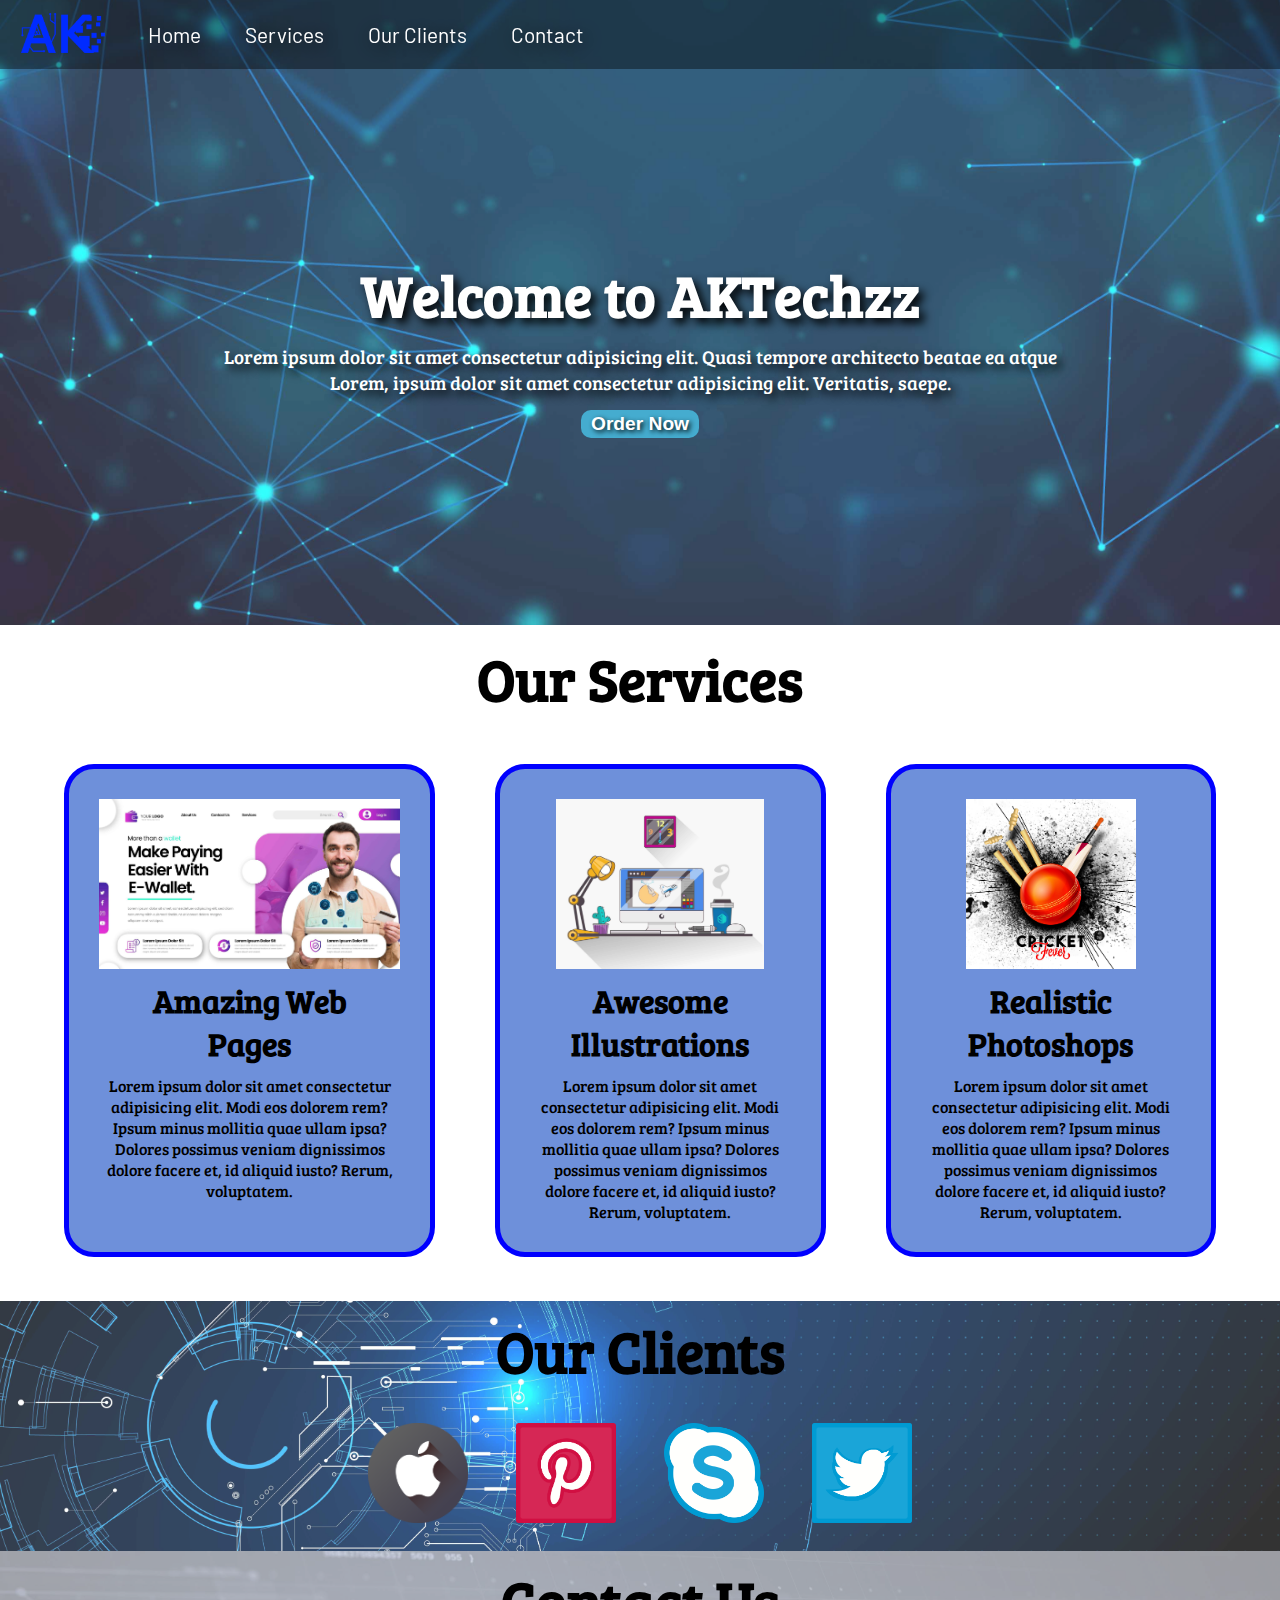
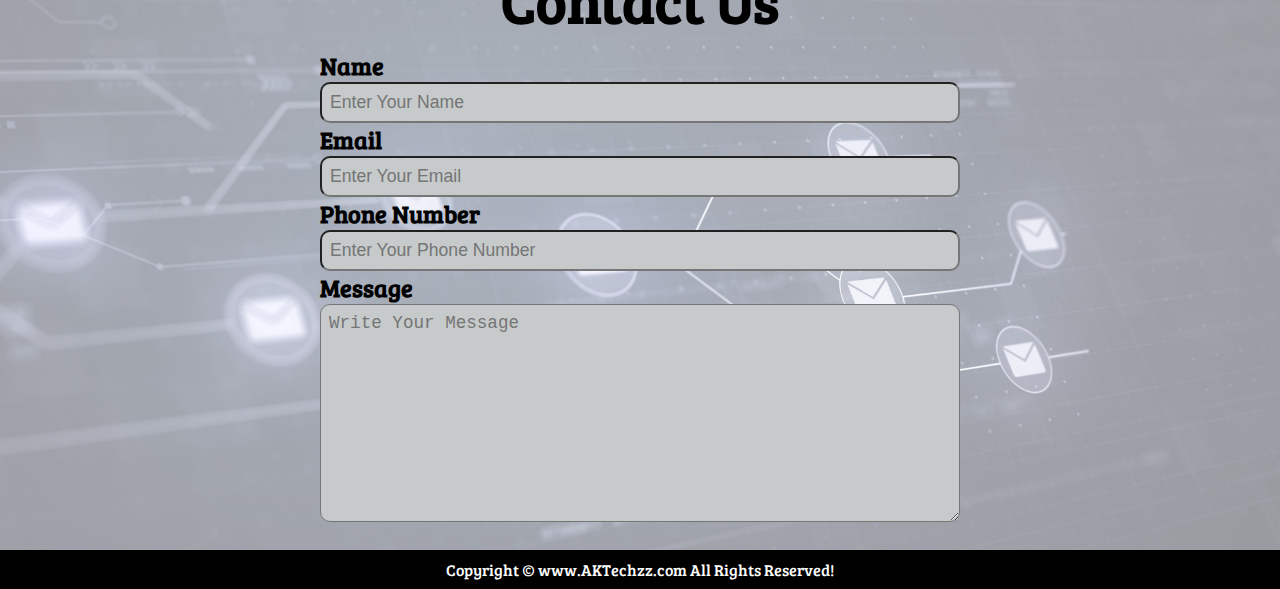
<file: AKTechzz/index.html>
<!DOCTYPE html>
<html lang="en">

<head>
    <meta charset="UTF-8">
    <meta name="viewport" content="width=device-width, initial-scale=1.0">
    <title>Best Services for Websites and Illustrations | AKTechzz.com</title>
    <link rel="stylesheet" href="CSS/style.css">
    <link rel="stylesheet" media="screen and (max-width:1200px)" href="CSS/phone.css">
    <link rel="preconnect" href="https://fonts.googleapis.com">
    <link rel="preconnect" href="https://fonts.gstatic.com" crossorigin>
    <link href="https://fonts.googleapis.com/css2?family=Barlow:wght@500&family=Bree+Serif&display=swap"
        rel="stylesheet">
</head>

<body>
    <!-- Navigation Bar Start -->
    <nav id="navbar">
        <div id="logo">
            <img src="Logo/Page-Logo.png" alt="AKTechzz.com">
        </div>
        <ul id="navigation">
            <li><a href="#home">Home</a></li>
            <li><a href="#services-container">Services</a></li>
            <li><a href="#client-section">Our Clients</a></li>
            <li><a href="#contact">Contact</a></li>
        </ul>
    </nav>
    <!-- Navigation Bar End -->
    <!-- Home Section Start -->
    <section id="home">
        <h1 class="h-primary center">
            Welcome to AKTechzz
        </h1>
        <p class="center">
            Lorem ipsum dolor sit amet consectetur adipisicing elit. Quasi tempore architecto beatae ea atque
        </p>
        <p class="center">
            Lorem, ipsum dolor sit amet consectetur adipisicing elit. Veritatis, saepe.
        </p>
        <button class="btn">
            Order Now
        </button>
    </section>
    <!-- Home Section End -->
    <!-- Our Services Section Start -->
    <section id="services-container">
        <h1 class="h-primary center">
            Our Services
        </h1>
        <div class="services-box">
            <div class="service">
                <img src="Card/Card-Image.jpg" alt="Our Service">
                <h1 class="h-secondary center">
                    Amazing Web Pages
                </h1>
                <p class="center">Lorem ipsum dolor sit amet consectetur adipisicing elit. Modi eos dolorem rem? Ipsum
                    minus mollitia quae ullam ipsa? Dolores possimus veniam dignissimos dolore facere et, id aliquid
                    iusto? Rerum, voluptatem.</p>
            </div>
            <div class="service">
                <img src="Card/Card-Image-2.jpg" alt="Our Service">
                <h1 class="h-secondary center">
                    Awesome Illustrations
                </h1>
                <p class="center">Lorem ipsum dolor sit amet consectetur adipisicing elit. Modi eos dolorem rem? Ipsum
                    minus mollitia quae ullam ipsa? Dolores possimus veniam dignissimos dolore facere et, id aliquid
                    iusto? Rerum, voluptatem.</p>
            </div>
            <div class="service">
                <img src="Card/Card-Image-3.jpg" alt="Our Service">
                <h1 class="h-secondary center">
                    Realistic Photoshops
                </h1>
                <p class="center">Lorem ipsum dolor sit amet consectetur adipisicing elit. Modi eos dolorem rem? Ipsum
                    minus mollitia quae ullam ipsa? Dolores possimus veniam dignissimos dolore facere et, id aliquid
                    iusto? Rerum, voluptatem.</p>
            </div>
        </div>
    </section>
    <!-- Services Section End -->
    <!-- Our Clients Section Start -->
    <section id="client-section">
        <h1 class="h-primary center">
            Our Clients
        </h1>
        <div id="clients">
            <div class="client-item">
                <img src="Logo/Apple-Logo.png" alt="Our Clients">
            </div>
            <div class="client-item">
                <img src="Logo/Pinterest-Logo.png" alt="Our Clients">
            </div>
            <div class="client-item">
                <img src="Logo/Skype-Logo.png" alt="Our Clients">
            </div>
            <div class="client-item">
                <img src="Logo/Twitter-Logo.png" alt="Our Clients">
            </div>
        </div>
    </section>
    <!-- Our Clients Section End -->
    <!-- Contact Section Start -->
    <section id="contact">
        <h1 class="h-primary center">
            Contact Us
        </h1>
        <div id="contact-box">
            <form action="">
                <div class="form-group">
                    <label for="name">Name</label>
                    <input type="text" name="name" id="name" placeholder="Enter Your Name">
                </div>
                <div class="form-group">
                    <label for="email">Email</label>
                    <input type="email" name="email" id="email" placeholder="Enter Your Email">
                </div>
                <div class="form-group">
                    <label for="phone">Phone Number</label>
                    <input type="number" name="phone" id="phone" placeholder="Enter Your Phone Number">
                </div>
                <div class="form-group">
                    <label for="message">Message</label>
                    <textarea name="message" id="message" cols="30" rows="10"
                        placeholder="Write Your Message"></textarea>
                </div>
            </form>
        </div>
    </section>
    <!-- Contact Section End -->
    <!-- Footer -->
    <footer id="footer">
        <div class="center">
            Copyright &copy; www.AKTechzz.com All Rights Reserved!
        </div>
    </footer>
</body>

</html>
</file>
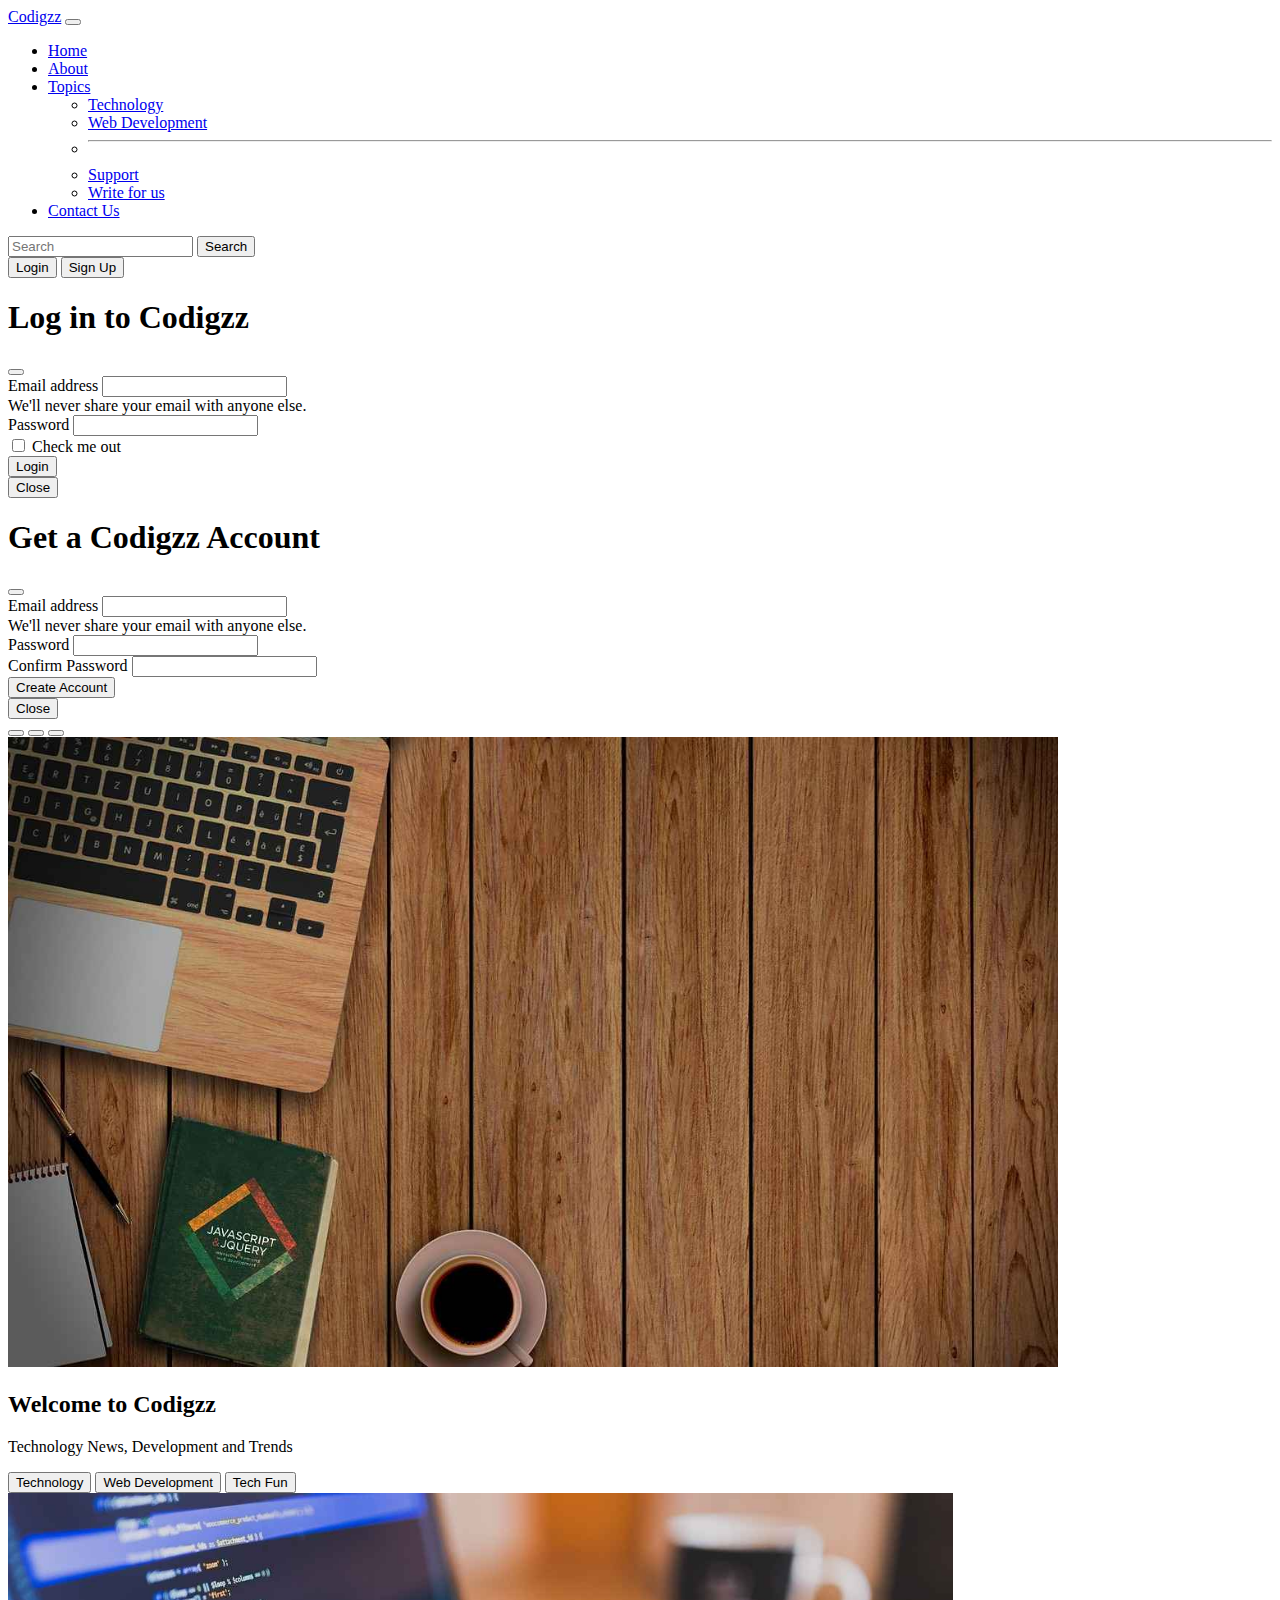
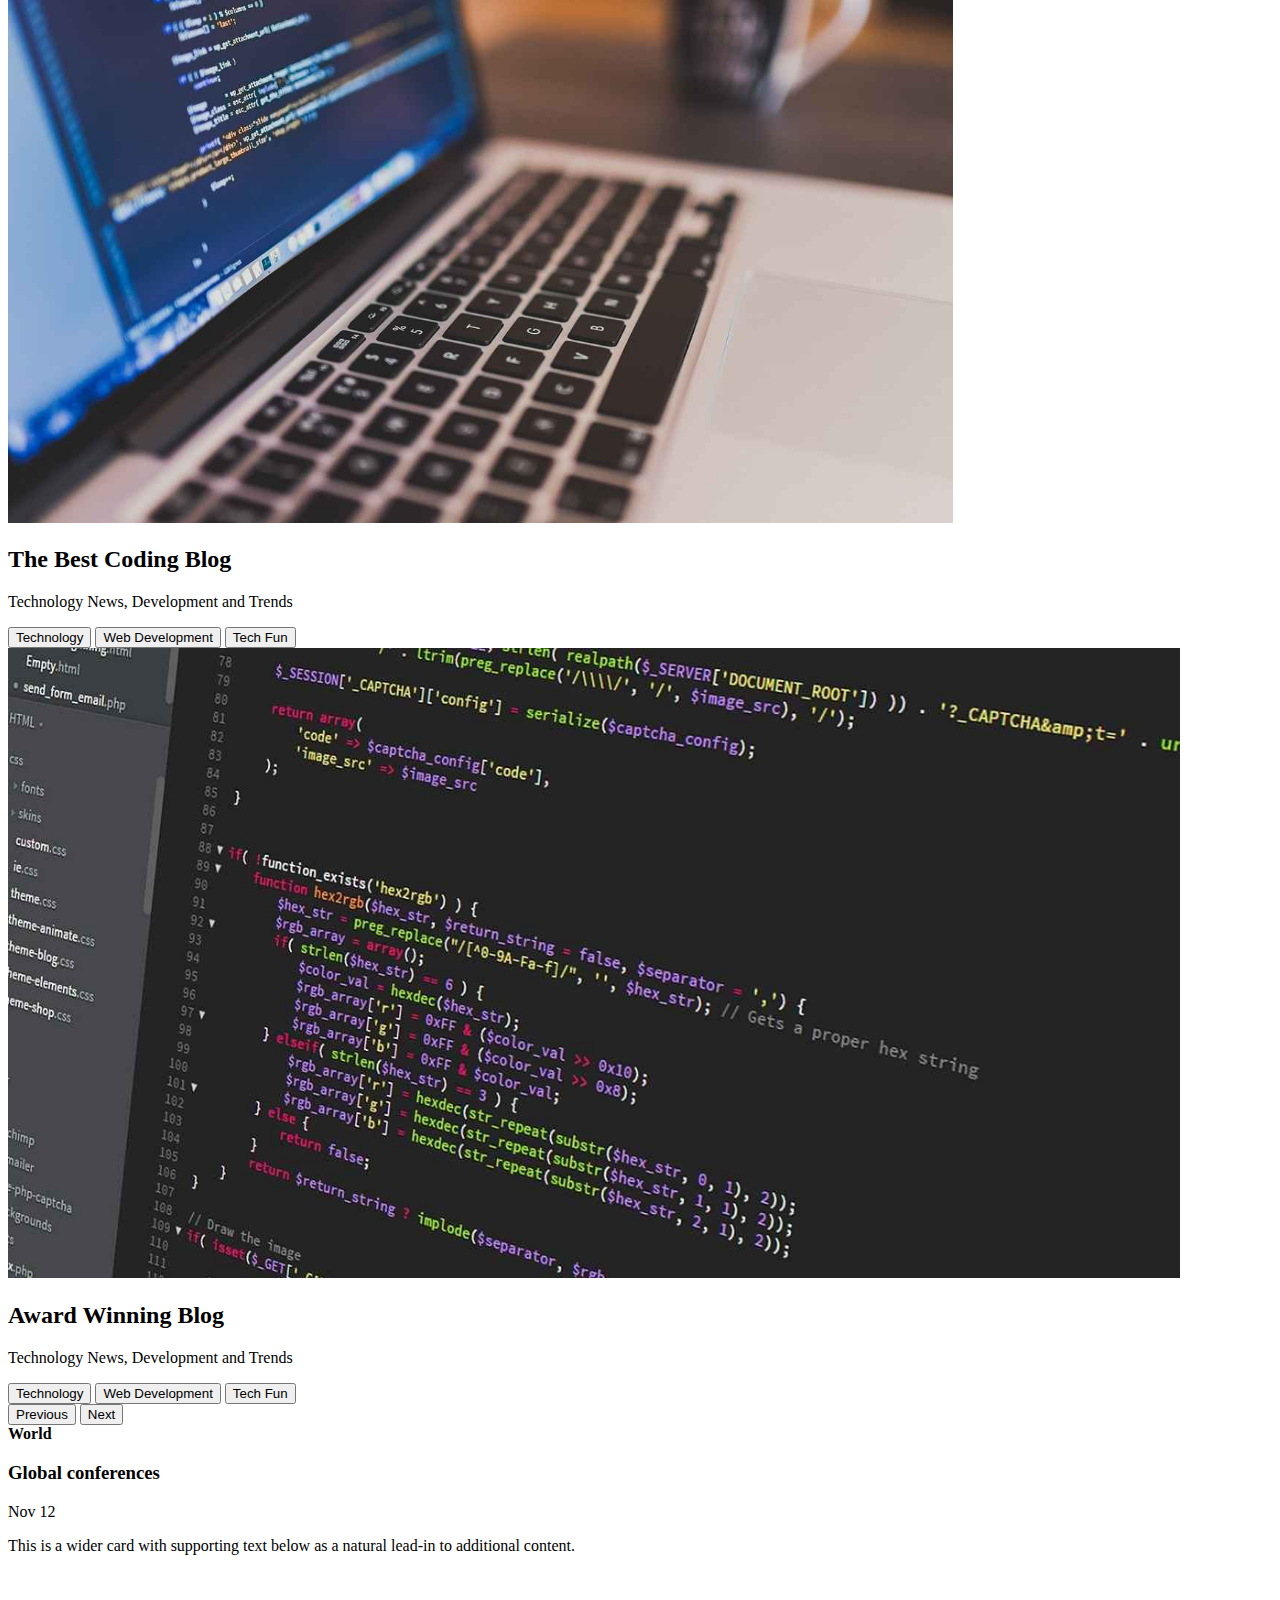
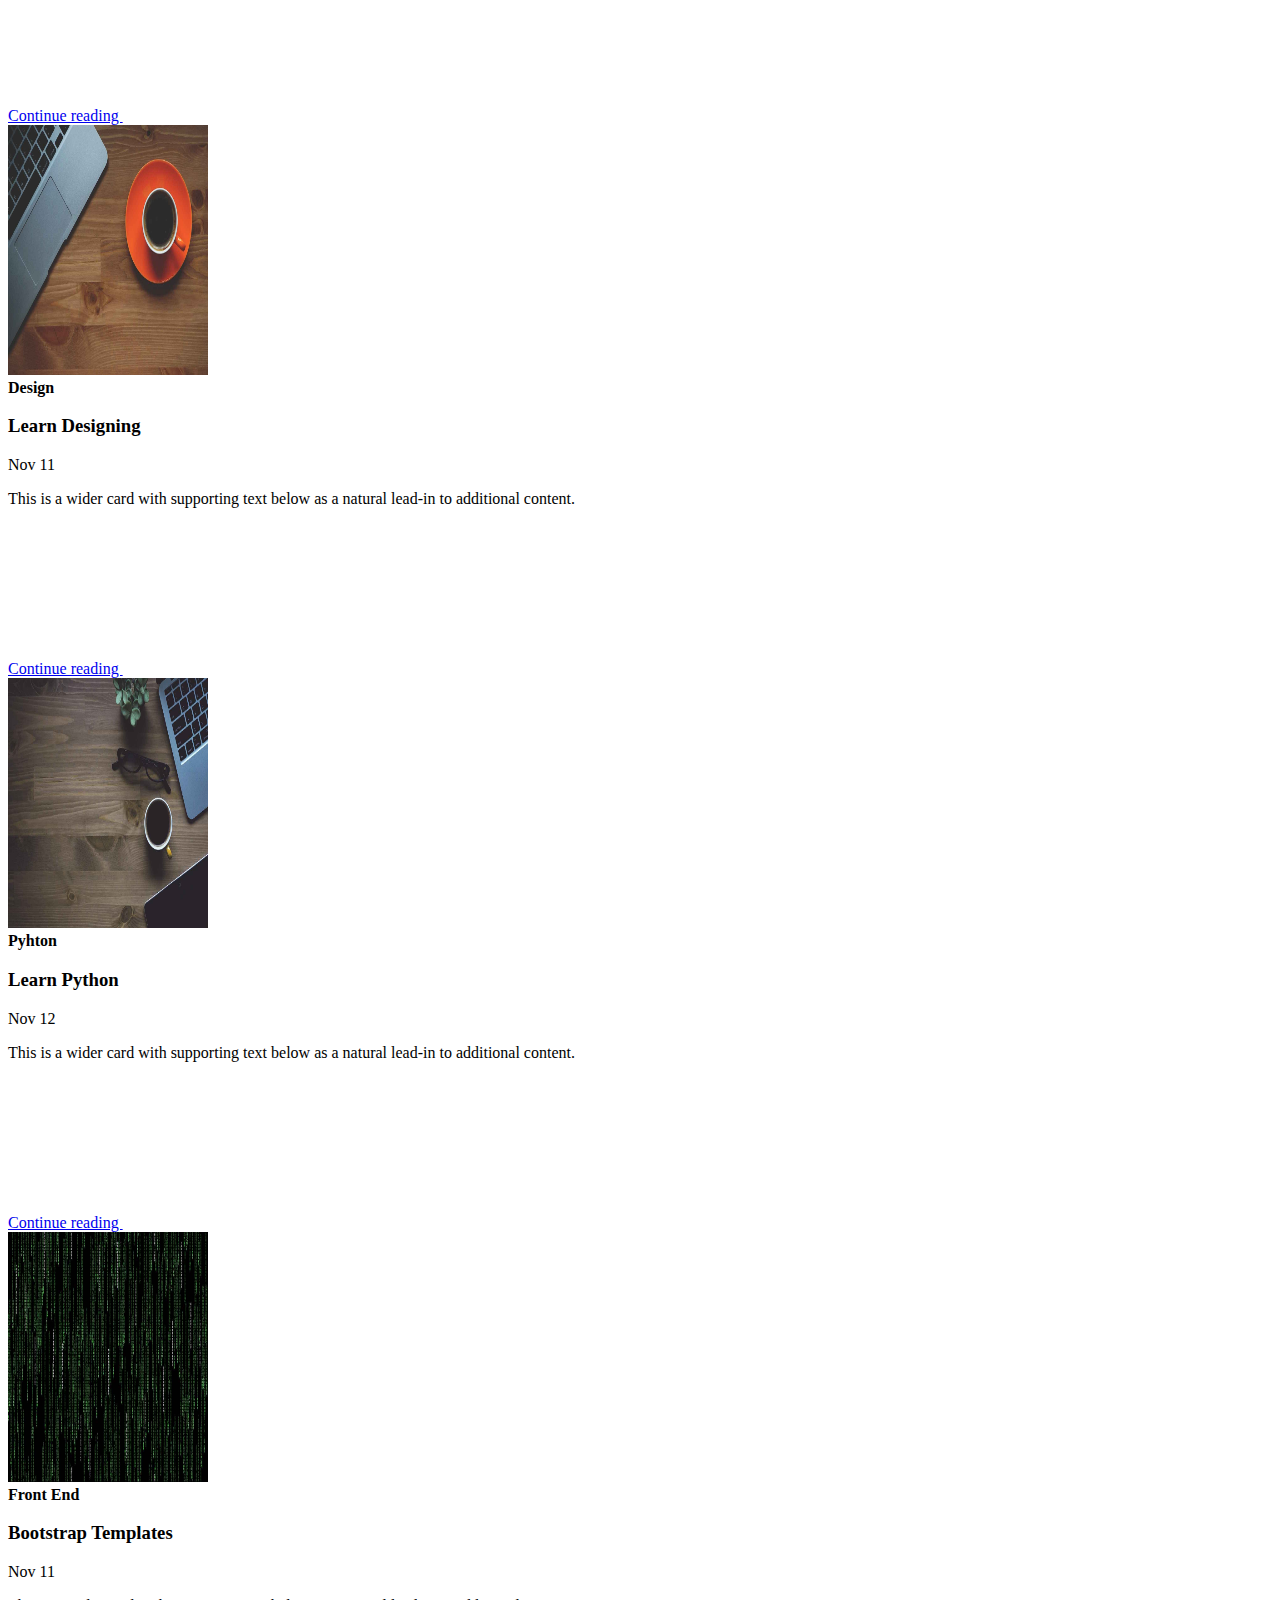
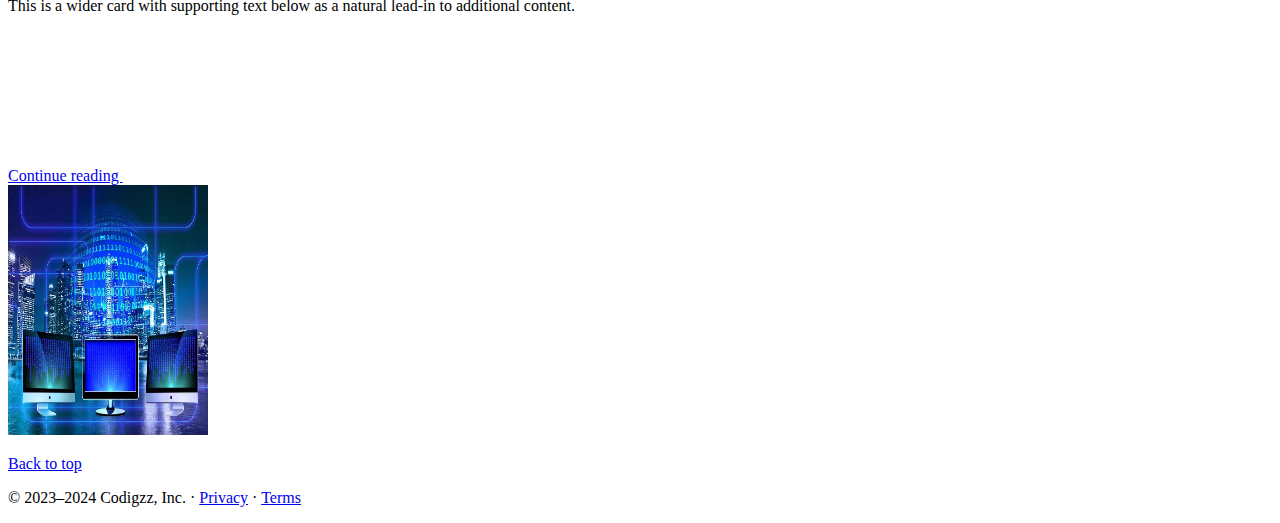
<file: Bootstrap Website/index.html>
<!doctype html>
<html lang="en">

<head>
    <meta charset="utf-8">
    <meta name="viewport" content="width=device-width, initial-scale=1">
    <title>Codigzz</title>
    <link href="https://cdn.jsdelivr.net/npm/bootstrap@5.3.1/dist/css/bootstrap.min.css" rel="stylesheet"
        integrity="sha384-4bw+/aepP/YC94hEpVNVgiZdgIC5+VKNBQNGCHeKRQN+PtmoHDEXuppvnDJzQIu9" crossorigin="anonymous">
</head>

<body>
    <nav class="navbar navbar-expand-lg bg-body-tertiary" data-bs-theme="dark">
        <div class="container-fluid">
            <a class="navbar-brand" href="#">Codigzz</a>
            <button class="navbar-toggler" type="button" data-bs-toggle="collapse"
                data-bs-target="#navbarSupportedContent" aria-controls="navbarSupportedContent" aria-expanded="false"
                aria-label="Toggle navigation">
                <span class="navbar-toggler-icon"></span>
            </button>
            <div class="collapse navbar-collapse" id="navbarSupportedContent">
                <ul class="navbar-nav me-auto mb-2 mb-lg-0">
                    <li class="nav-item">
                        <a class="nav-link active" aria-current="page" href="/">Home</a>
                    </li>
                    <li class="nav-item">
                        <a class="nav-link" href="HTML/about.html">About</a>
                    </li>
                    <li class="nav-item dropdown">
                        <a class="nav-link dropdown-toggle" href="#" role="button" data-bs-toggle="dropdown"
                            aria-expanded="false">
                            Topics
                        </a>
                        <ul class="dropdown-menu">
                            <li><a class="dropdown-item" href="#">Technology</a></li>
                            <li><a class="dropdown-item" href="#">Web Development</a></li>
                            <li>
                                <hr class="dropdown-divider">
                            </li>
                            <li><a class="dropdown-item" href="#">Support</a></li>
                            <li><a class="dropdown-item" href="#">Write for us</a></li>
                          </ul>
                    <li class="nav-item">
                        <a class="nav-link" href="HTML/contact.html">Contact Us</a>
                    </li>
                    
                        </ul>
                    </li>
                </ul>
                <form class="d-flex" role="search">
                    <input class="form-control me-2" type="search" placeholder="Search" aria-label="Search">
                    <button class="btn btn-outline-lignt" type="submit">Search</button>
                </form>
                <div class="mx-2">
                  <button class="btn btn-danger" data-bs-toggle="modal" data-bs-target="#loginModal">Login</button>
                  <button class="btn btn-danger" data-bs-toggle="modal" data-bs-target="#signupModal">Sign Up</button>
                </div>
            </div>
        </div>
    </nav>

<!-- Login Modal -->
<div class="modal fade" id="loginModal" tabindex="-1" aria-labelledby="loginModalLabel" aria-hidden="true">
  <div class="modal-dialog">
    <div class="modal-content">
      <div class="modal-header">
        <h1 class="modal-title fs-5" id="loginModalLabel">Log in to Codigzz</h1>
        <button type="button" class="btn-close" data-bs-dismiss="modal" aria-label="Close"></button>
      </div>
      <div class="modal-body">
        <form>
          <div class="mb-3">
            <label for="exampleInputEmail1" class="form-label">Email address</label>
            <input type="email" class="form-control" id="exampleInputEmail1" aria-describedby="emailHelp">
            <div id="emailHelp" class="form-text">We'll never share your email with anyone else.</div>
          </div>
          <div class="mb-3">
            <label for="exampleInputPassword1" class="form-label">Password</label>
            <input type="password" class="form-control" id="exampleInputPassword1">
          </div>
          <div class="mb-3 form-check">
            <input type="checkbox" class="form-check-input" id="exampleCheck1">
            <label class="form-check-label" for="exampleCheck1">Check me out</label>
          </div>
          <button type="submit" class="btn btn-primary">Login</button>
        </form>
      </div>
      <div class="modal-footer">
        <button type="button" class="btn btn-secondary" data-bs-dismiss="modal">Close</button>
      </div>
    </div>
  </div>
</div>

<!-- Sign Up Modal -->
<div class="modal fade" id="signupModal" tabindex="-1" aria-labelledby="signupModalLabel" aria-hidden="true">
  <div class="modal-dialog">
    <div class="modal-content">
      <div class="modal-header">
        <h1 class="modal-title fs-5" id="singupModalLabel">Get a Codigzz Account</h1>
        <button type="button" class="btn-close" data-bs-dismiss="modal" aria-label="Close"></button>
      </div>
      <div class="modal-body">
        <form>
          <div class="mb-3">
            <label for="exampleInputEmail1" class="form-label">Email address</label>
            <input type="email" class="form-control" id="exampleInputEmail1" aria-describedby="emailHelp">
            <div id="emailHelp" class="form-text">We'll never share your email with anyone else.</div>
          </div>
          <div class="mb-3">
            <label for="exampleInputPassword1" class="form-label">Password</label>
            <input type="password" class="form-control" id="exampleInputPassword1">
          </div>
          <div class="mb-3">
            <label for="cexampleInputPassword1" class="form-label">Confirm Password</label>
            <input type="password" class="form-control" id="cexampleInputPassword1">
          </div>
          <button type="submit" class="btn btn-primary">Create Account</button>
        </form>
      </div>
      <div class="modal-footer">
        <button type="button" class="btn btn-secondary" data-bs-dismiss="modal">Close</button>
      </div>
    </div>
  </div>
</div>
    <div id="carouselExampleCaptions" class="carousel slide carousel-fade">
        <div class="carousel-indicators">
          <button type="button" data-bs-target="#carouselExampleCaptions" data-bs-slide-to="0" class="active" aria-current="true" aria-label="Slide 1"></button>
          <button type="button" data-bs-target="#carouselExampleCaptions" data-bs-slide-to="1" aria-label="Slide 2"></button>
          <button type="button" data-bs-target="#carouselExampleCaptions" data-bs-slide-to="2" aria-label="Slide 3"></button>
        </div>
        <div class="carousel-inner">
          <div class="carousel-item active">
            <img src="Images/Slider Pic 1.jpg" class="d-block w-100 img-fluid" style="height:70vh;"  alt="...">
            <div class="carousel-caption d-none d-md-block">
              <h2>Welcome to Codigzz</h2>
              <p>Technology News, Development and Trends</p>
              <button class="btn btn-danger">Technology</button>
              <button class="btn btn-primary">Web Development</button>
              <button class="btn btn-success">Tech Fun</button>
            </div>
          </div>
          <div class="carousel-item">
            <img src="Images/Slider Pic 2.jpg" class="d-block w-100 img-fluid" style="height:70vh;" alt="...">
            <div class="carousel-caption d-none d-md-block">
              <h2>The Best Coding Blog</h2>
              <p>Technology News, Development and Trends</p>
              <button class="btn btn-danger">Technology</button>
              <button class="btn btn-primary">Web Development</button>
              <button class="btn btn-success">Tech Fun</button>
            </div>
          </div>
          <div class="carousel-item">
            <img src="Images/Slider Pic 3.jpg" class="d-block w-100 img-fluid" style="height:70vh;" alt="...">
            <div class="carousel-caption d-none d-md-block">
              <h2>Award Winning Blog</h2>
              <p>Technology News, Development and Trends</p>
              <button class="btn btn-danger">Technology</button>
              <button class="btn btn-primary">Web Development</button>
              <button class="btn btn-success">Tech Fun</button>
            </div>
          </div>
        </div>
        <button class="carousel-control-prev" type="button" data-bs-target="#carouselExampleCaptions" data-bs-slide="prev">
          <span class="carousel-control-prev-icon" aria-hidden="true"></span>
          <span class="visually-hidden">Previous</span>
        </button>
        <button class="carousel-control-next" type="button" data-bs-target="#carouselExampleCaptions" data-bs-slide="next">
          <span class="carousel-control-next-icon" aria-hidden="true"></span>
          <span class="visually-hidden">Next</span>
        </button>
      </div>
      <div class="container">
        <div class="row mb-2 my-4">
          <div class="col-md-6">
            <div class="row g-0 border rounded overflow-hidden flex-md-row mb-4 shadow-sm h-md-250 position-relative">
              <div class="col p-4 d-flex flex-column position-static">
                <strong class="d-inline-block mb-2 text-primary-emphasis">World</strong>
                <h3 class="mb-0">Global conferences</h3>
                <div class="mb-1 text-body-secondary">Nov 12</div>
                <p class="card-text mb-auto">This is a wider card with supporting text below as a natural lead-in to additional content.</p>
                <a href="#" class="icon-link gap-1 icon-link-hover stretched-link">
                  Continue reading
                  <svg class="bi"><use xlink:href="#chevron-right"></use></svg>
                </a>
              </div>
              <div class="col-auto d-none d-lg-block">
               <img class="bd-placeholder-img img-fluid" width="200" height="250" src="Images/Card 1.jpg" alt="">
              </div>
            </div>
          </div>
          <div class="col-md-6">
            <div class="row g-0 border rounded overflow-hidden flex-md-row mb-4 shadow-sm h-md-250 position-relative">
              <div class="col p-4 d-flex flex-column position-static">
                <strong class="d-inline-block mb-2 text-success-emphasis">Design</strong>
                <h3 class="mb-0">Learn Designing</h3>
                <div class="mb-1 text-body-secondary">Nov 11</div>
                <p class="mb-auto">This is a wider card with supporting text below as a natural lead-in to additional content.</p>
                <a href="#" class="icon-link gap-1 icon-link-hover stretched-link">
                  Continue reading
                  <svg class="bi"><use xlink:href="#chevron-right"></use></svg>
                </a>
              </div>
              <div class="col-auto d-none d-lg-block">
                <img src="Images/Card 2.jpg" class="bd-placeholder-img img-fluid" width="200" height="250" alt="">
              </div>
            </div>
          </div>
        </div>
      </div>
      <div class="container">
        <div class="row mb-2 my-4">
          <div class="col-md-6">
            <div class="row g-0 border rounded overflow-hidden flex-md-row mb-4 shadow-sm h-md-250 position-relative">
              <div class="col p-4 d-flex flex-column position-static">
                <strong class="d-inline-block mb-2 text-waarning-emphasis">Pyhton</strong>
                <h3 class="mb-0">Learn Python</h3>
                <div class="mb-1 text-body-secondary">Nov 12</div>
                <p class="card-text mb-auto">This is a wider card with supporting text below as a natural lead-in to additional content.</p>
                <a href="#" class="icon-link gap-1 icon-link-hover stretched-link">
                  Continue reading
                  <svg class="bi"><use xlink:href="#chevron-right"></use></svg>
                </a>
              </div>
              <div class="col-auto d-none d-lg-block">
               <img class="bd-placeholder-img img-fluid" width="200" height="250" src="Images/Card 3.jpg" alt="">
              </div>
            </div>
          </div>
          <div class="col-md-6">
            <div class="row g-0 border rounded overflow-hidden flex-md-row mb-4 shadow-sm h-md-250 position-relative">
              <div class="col p-4 d-flex flex-column position-static">
                <strong class="d-inline-block mb-2 text-danger-emphasis">Front End</strong>
                <h3 class="mb-0">Bootstrap Templates</h3>
                <div class="mb-1 text-body-secondary">Nov 11</div>
                <p class="mb-auto">This is a wider card with supporting text below as a natural lead-in to additional content.</p>
                <a href="#" class="icon-link gap-1 icon-link-hover stretched-link">
                  Continue reading
                  <svg class="bi"><use xlink:href="#chevron-right"></use></svg>
                </a>
              </div>
              <div class="col-auto d-none d-lg-block">
                <img src="Images/Card 4.jpg" class="bd-placeholder-img img-fluid" width="200" height="250" alt="">
              </div>
            </div>
          </div>
        </div>
      </div>
      <footer class="container">
        <p class="float-end"><a href="#">Back to top</a></p>
        <p>© 2023–2024 Codigzz, Inc. · <a href="#">Privacy</a> · <a href="#">Terms</a></p>
      </footer>
    <script src="https://cdn.jsdelivr.net/npm/bootstrap@5.3.1/dist/js/bootstrap.bundle.min.js"
        integrity="sha384-HwwvtgBNo3bZJJLYd8oVXjrBZt8cqVSpeBNS5n7C8IVInixGAoxmnlMuBnhbgrkm"
        crossorigin="anonymous"></script>
    <script src="https://cdn.jsdelivr.net/npm/@popperjs/core@2.11.8/dist/umd/popper.min.js"
        integrity="sha384-I7E8VVD/ismYTF4hNIPjVp/Zjvgyol6VFvRkX/vR+Vc4jQkC+hVqc2pM8ODewa9r"
        crossorigin="anonymous"></script>
    <script src="https://cdn.jsdelivr.net/npm/bootstrap@5.3.1/dist/js/bootstrap.min.js"
        integrity="sha384-Rx+T1VzGupg4BHQYs2gCW9It+akI2MM/mndMCy36UVfodzcJcF0GGLxZIzObiEfa"
        crossorigin="anonymous"></script>
</body>

</html>
</file>
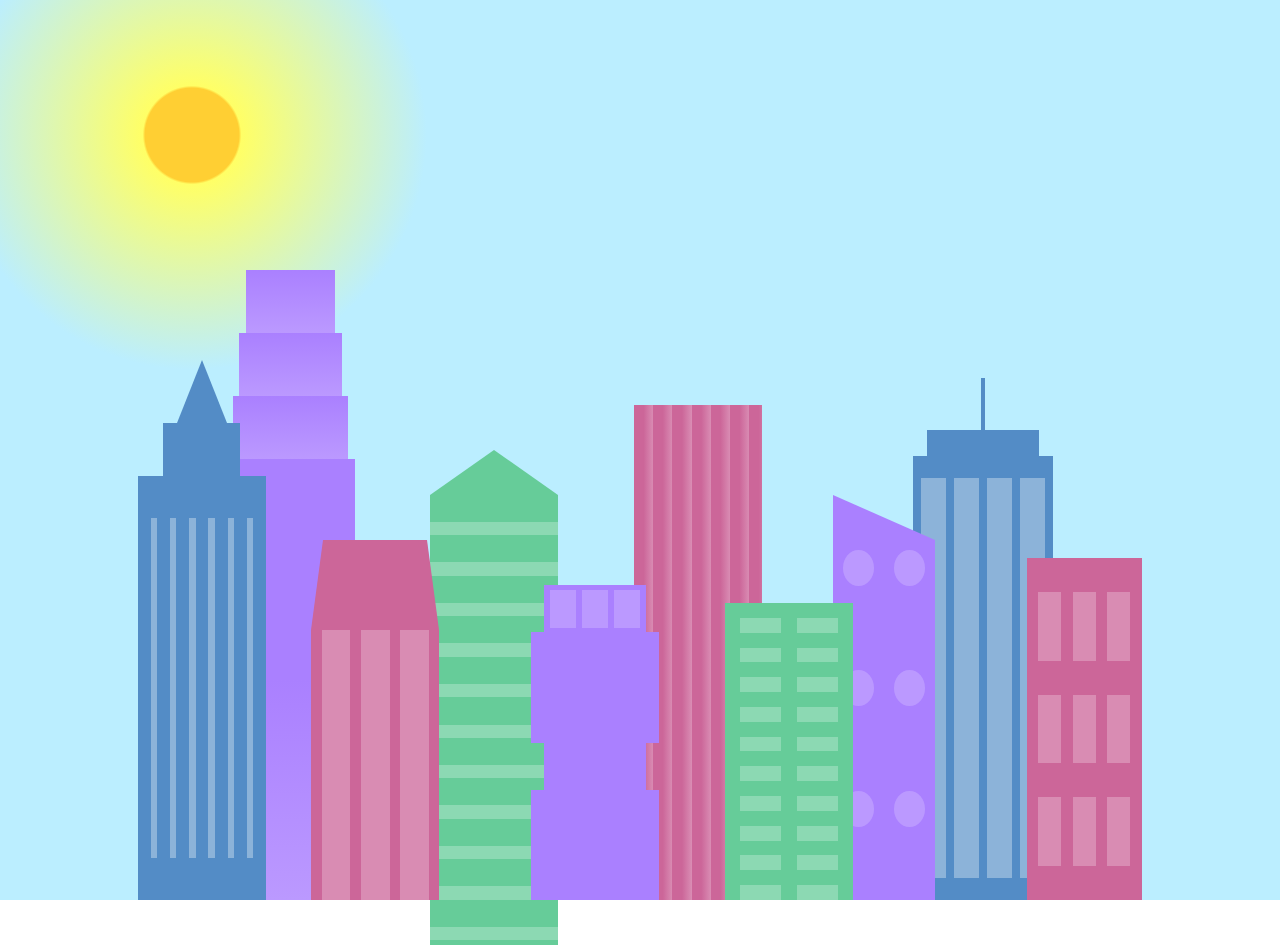
<file: Building a City Sky line Using CSS/index.html>
<!DOCTYPE html>
<html lang="en">
<head>
    <meta charset="UTF-8">
    <meta name="viewport" content="width=device-width, initial-scale=1.0">
    <link rel="stylesheet" href="CSS/style.css">
    <title>Building a City Sky line Using CSS</title>
</head>
<body>
    <div class="background-buildings sky">
        <div></div>
        <div></div>
        <div class="bb1 building-wrap">
          <div class="bb1a bb1-window"></div>
          <div class="bb1b bb1-window"></div>
          <div class="bb1c bb1-window"></div>
          <div class="bb1d"></div>
        </div>
        <div class="bb2">
          <div class="bb2a"></div>
          <div class="bb2b"></div>
        </div>
        <div class="bb3"></div>
        <div></div>
        <div class="bb4 building-wrap">
          <div class="bb4a"></div>
          <div class="bb4b"></div>
          <div class="bb4c window-wrap">
            <div class="bb4-window"></div>
            <div class="bb4-window"></div>
            <div class="bb4-window"></div>
            <div class="bb4-window"></div>
          </div>
        </div>
        <div></div>
        <div></div>
      </div>
  
      <div class="foreground-buildings">
        <div></div>
        <div></div>
        <div class="fb1 building-wrap">
          <div class="fb1a"></div>
          <div class="fb1b"></div>
          <div class="fb1c"></div>
        </div>
        <div class="fb2">
          <div class="fb2a"></div>
          <div class="fb2b window-wrap">
            <div class="fb2-window"></div>
            <div class="fb2-window"></div>
            <div class="fb2-window"></div>
          </div>
        </div>
        <div></div>
        <div class="fb3 building-wrap">
          <div class="fb3a window-wrap">
            <div class="fb3-window"></div>
            <div class="fb3-window"></div>
            <div class="fb3-window"></div>
          </div>
          <div class="fb3b"></div>
          <div class="fb3a"></div>
          <div class="fb3b"></div>
        </div>
        <div class="fb4">
          <div class="fb4a"></div>
          <div class="fb4b">
            <div class="fb4-window"></div>
            <div class="fb4-window"></div>
            <div class="fb4-window"></div>
            <div class="fb4-window"></div>
            <div class="fb4-window"></div>
            <div class="fb4-window"></div>
          </div>
        </div>
        <div class="fb5"></div>
        <div class="fb6"></div>
        <div></div>
        <div></div>
      </div>
</body>
</html>
</file>
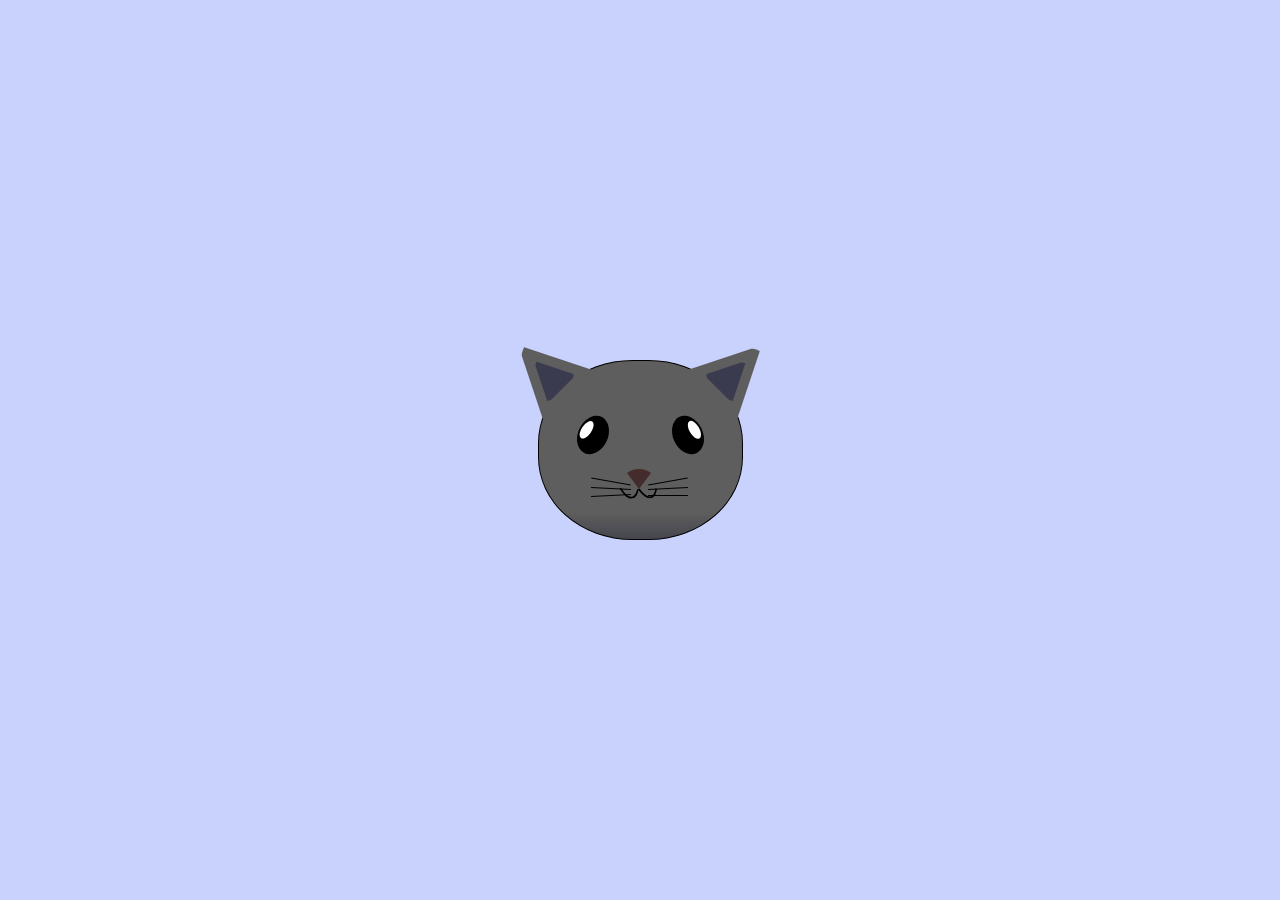
<file: Cat Image Using CSS/index.html>
<!DOCTYPE html>
<html lang="en">

<head>
  <meta charset="UTF-8">
  <meta name="viewport" content="width=device-width, initial-scale=1.0">
  <link rel="stylesheet" href="CSS/style.css">
  <title>Cat Image Using CSS</title>
</head>

<body>
  <main>
    <div class="cat-head">
      <div class="cat-ears">
        <div class="cat-left-ear">
          <div class="cat-left-inner-ear"></div>
        </div>
        <div class="cat-right-ear">
          <div class="cat-right-inner-ear"></div>
        </div>
      </div>

      <div class="cat-eyes">
        <div class="cat-left-eye">
          <div class="cat-left-inner-eye"></div>
        </div>
        <div class="cat-right-eye">
          <div class="cat-right-inner-eye"></div>
        </div>
      </div>

      <div class="cat-nose"></div>

      <div class="cat-mouth">
        <div class="cat-mouth-line-left"></div>
        <div class="cat-mouth-line-right"></div>
      </div>

      <div class="cat-whiskers">
        <div class="cat-whiskers-left">
          <div class="cat-whisker-left-top"></div>
          <div class="cat-whisker-left-middle"></div>
          <div class="cat-whisker-left-bottom"></div>
        </div>
        <div class="cat-whiskers-right">
          <div class="cat-whisker-right-top"></div>
          <div class="cat-whisker-right-middle"></div>
          <div class="cat-whisker-right-bottom"></div>
        </div>
      </div>

    </div>
  </main>
</body>

</html>
</file>
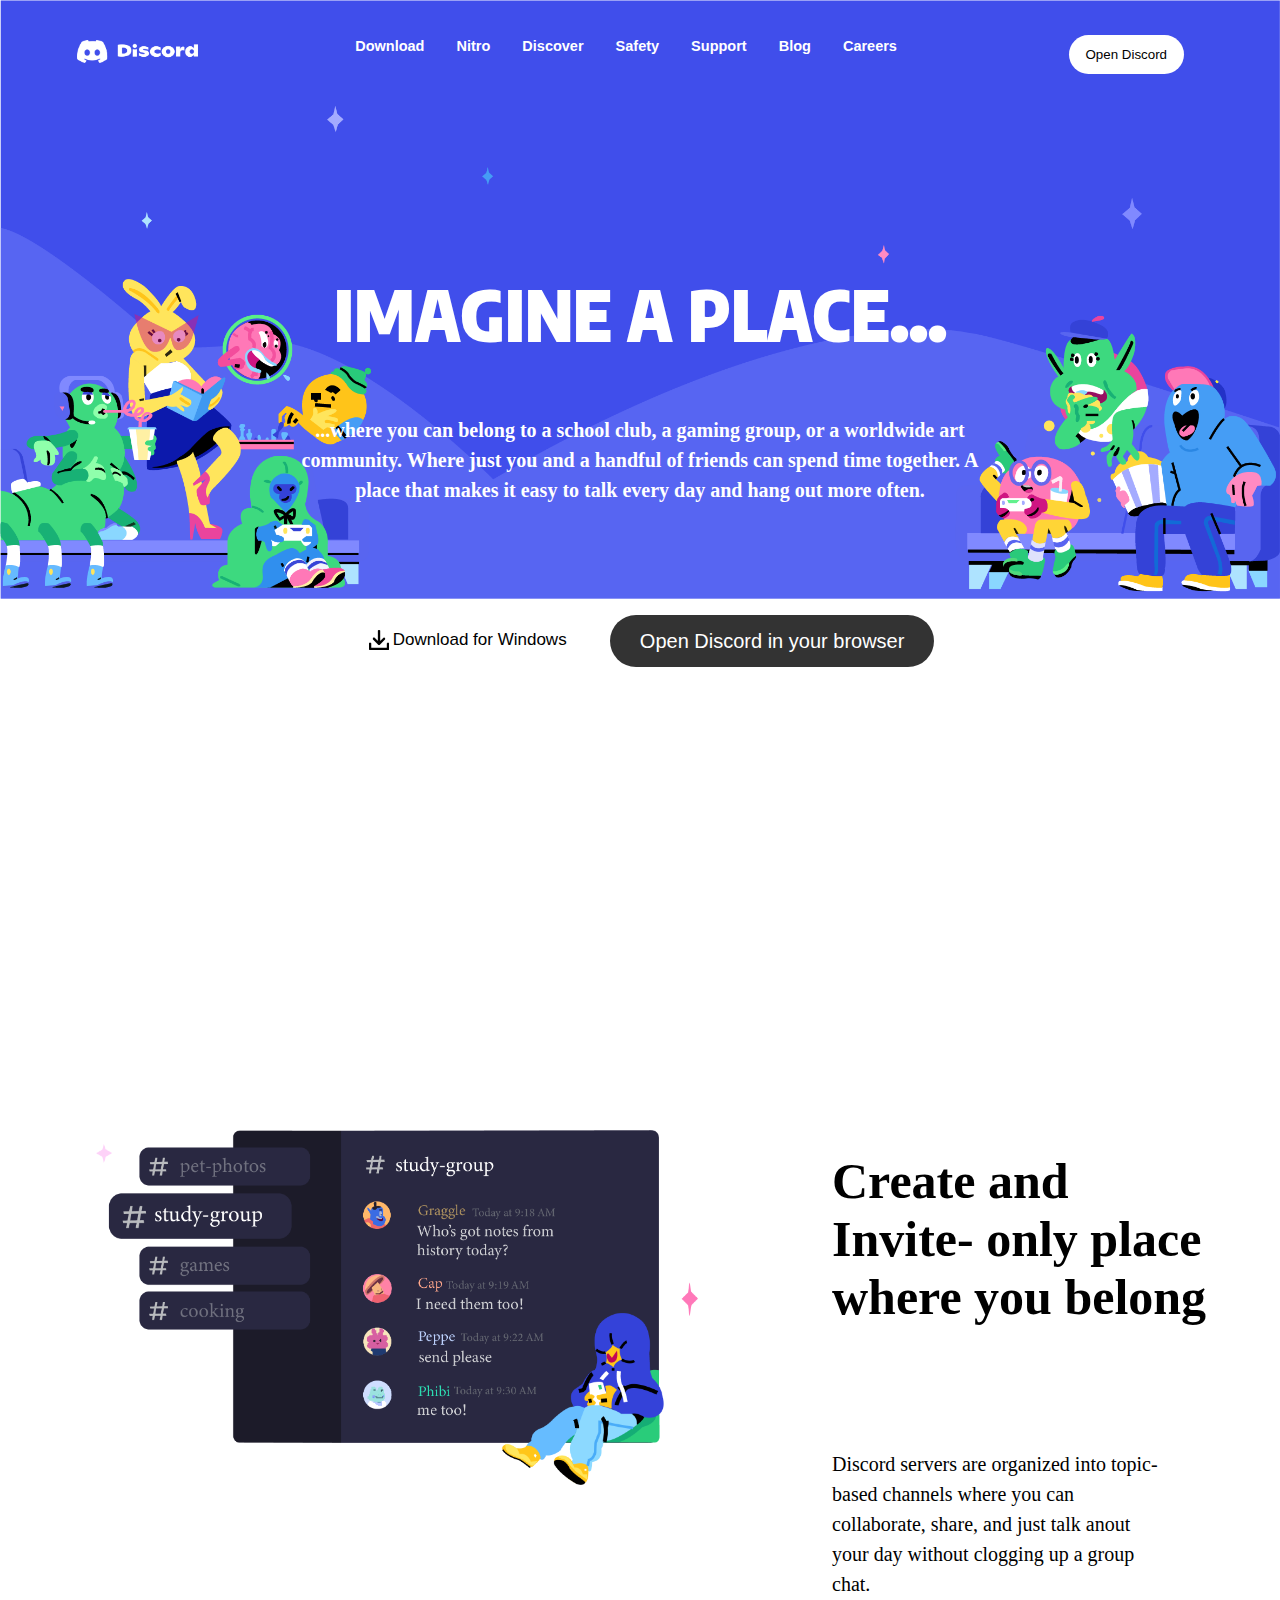
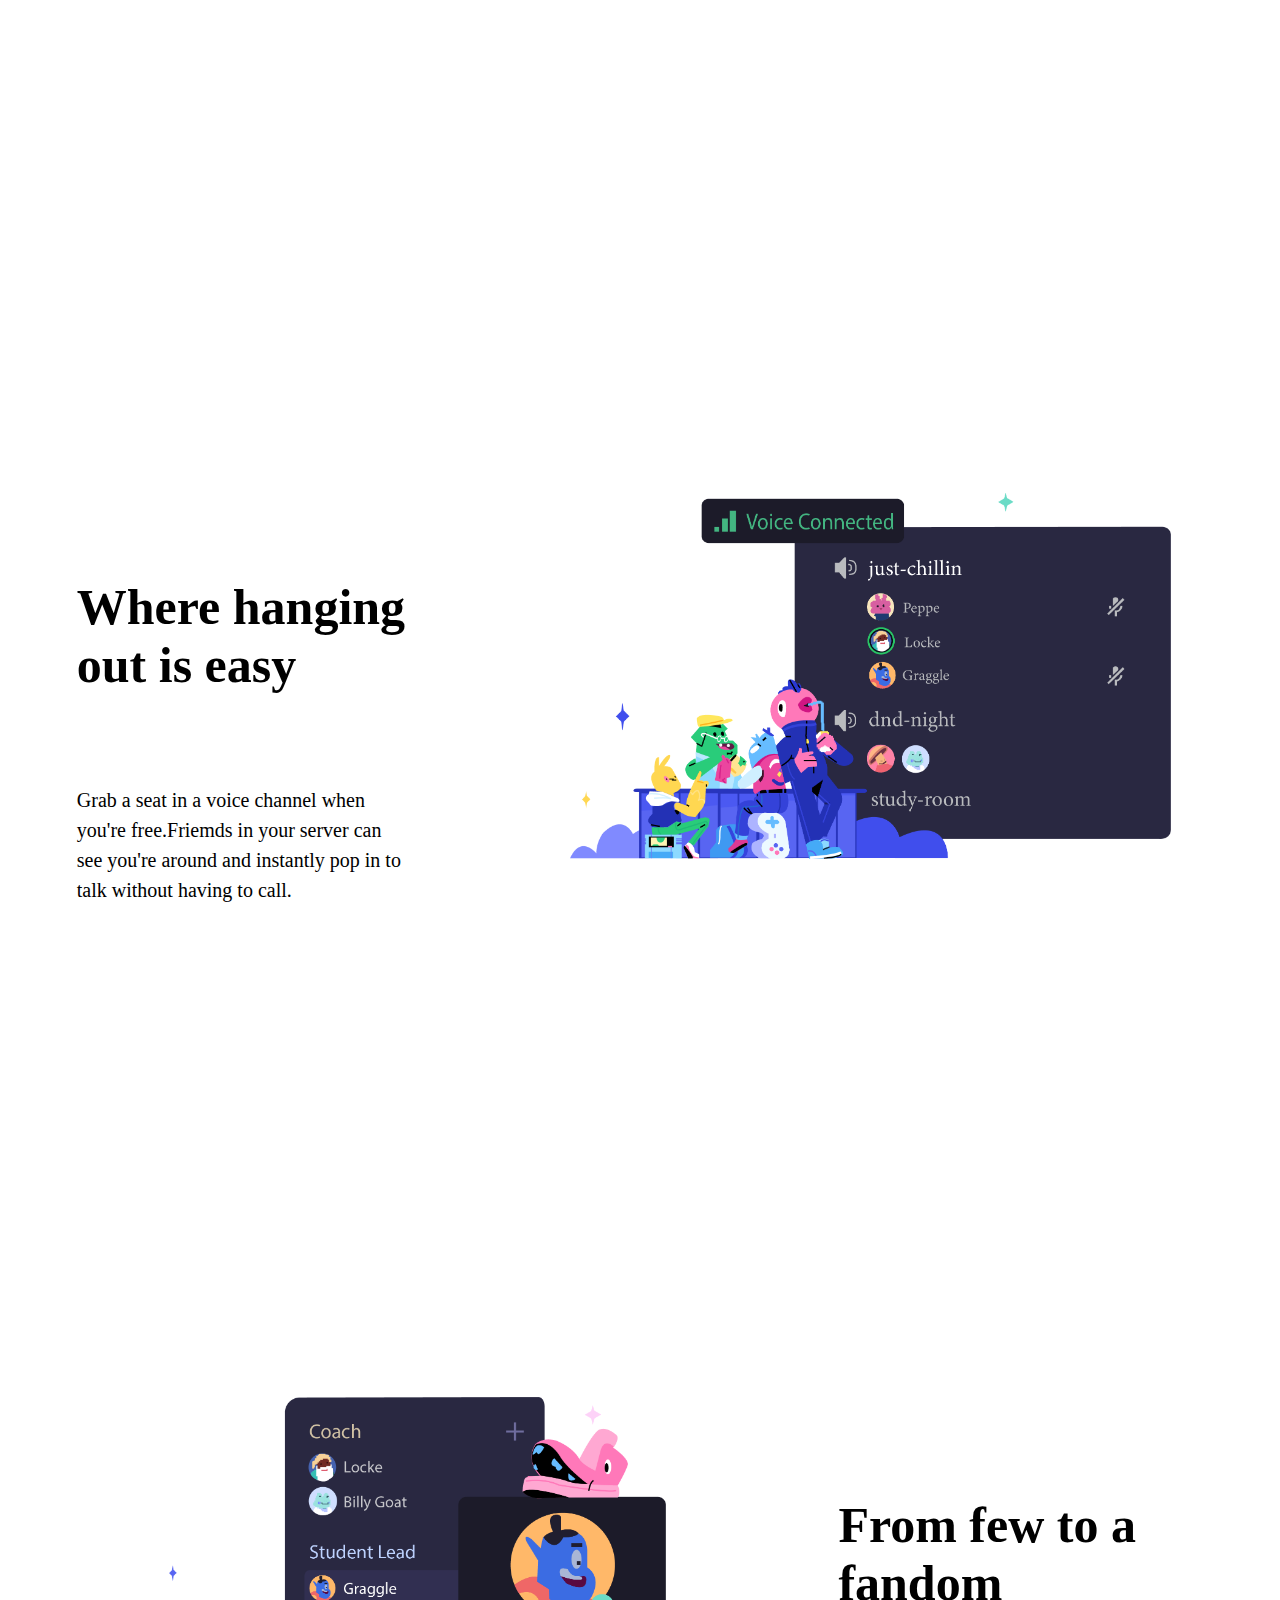
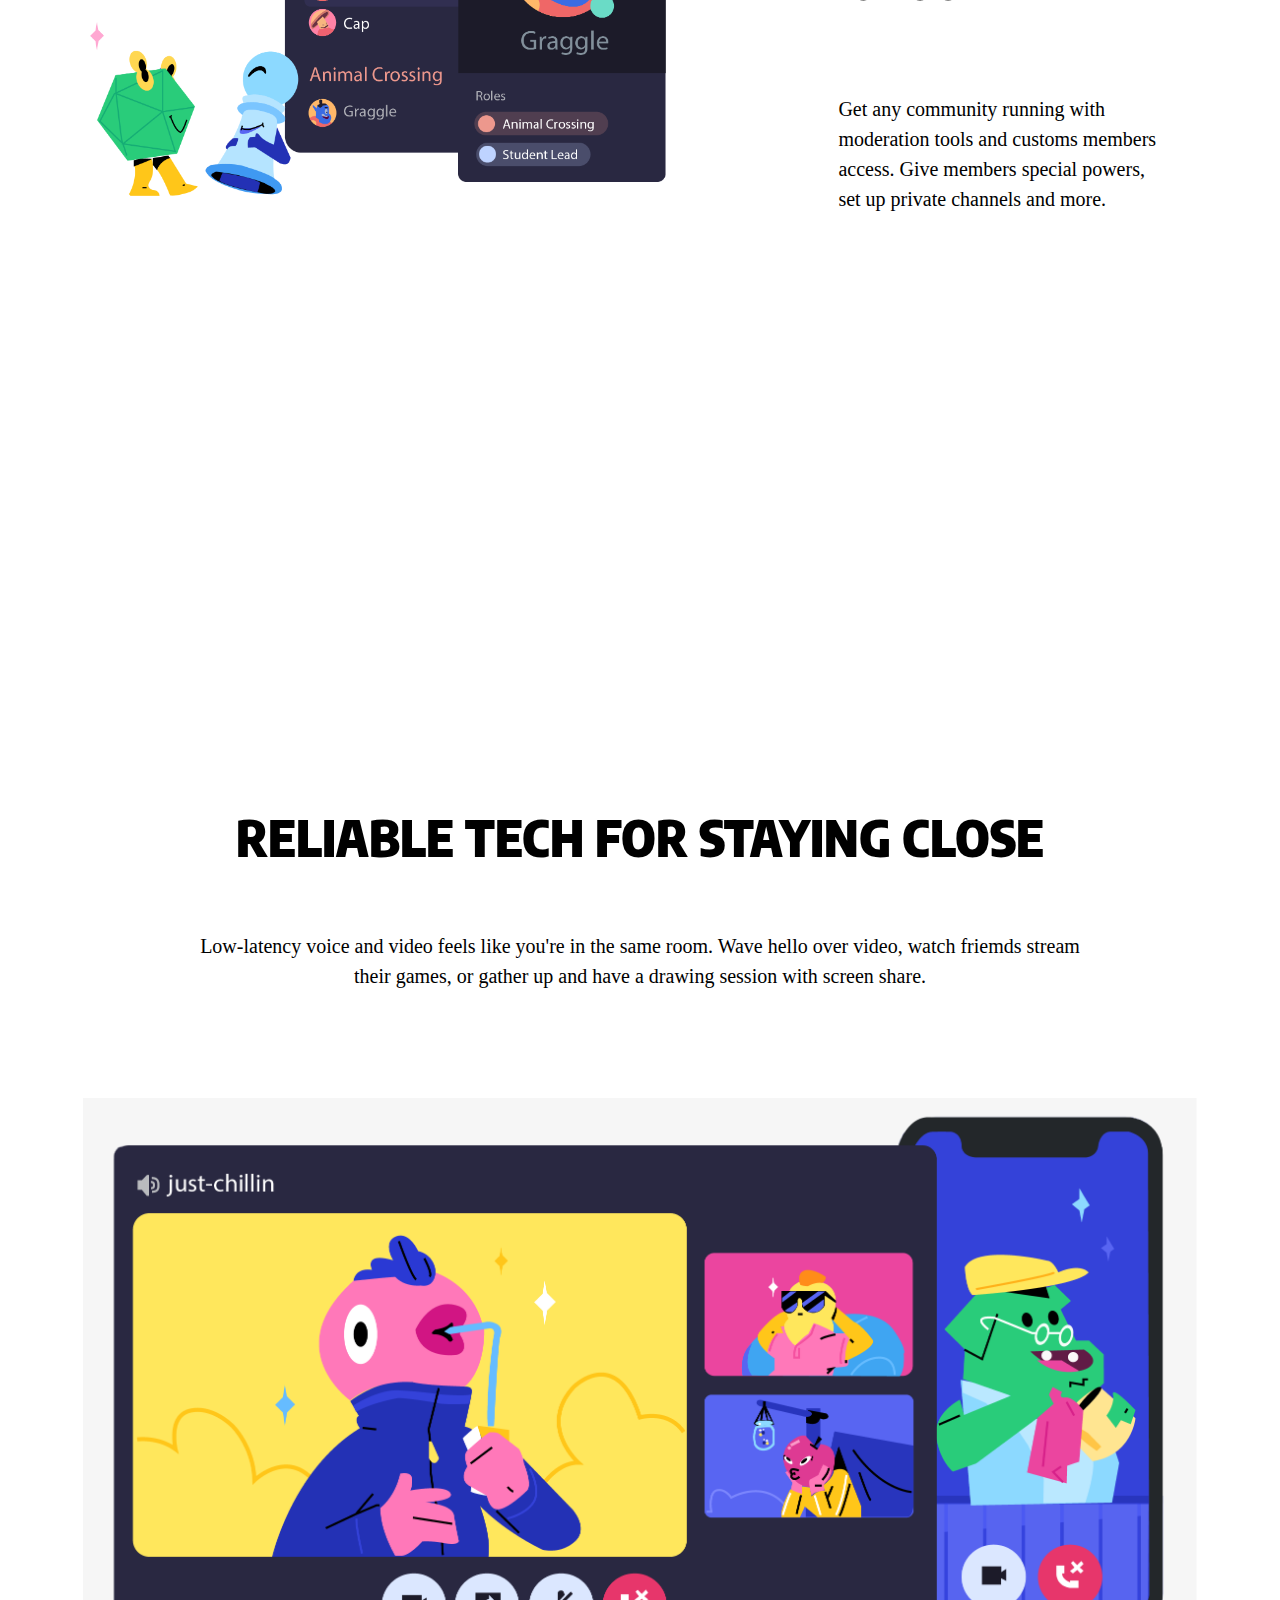
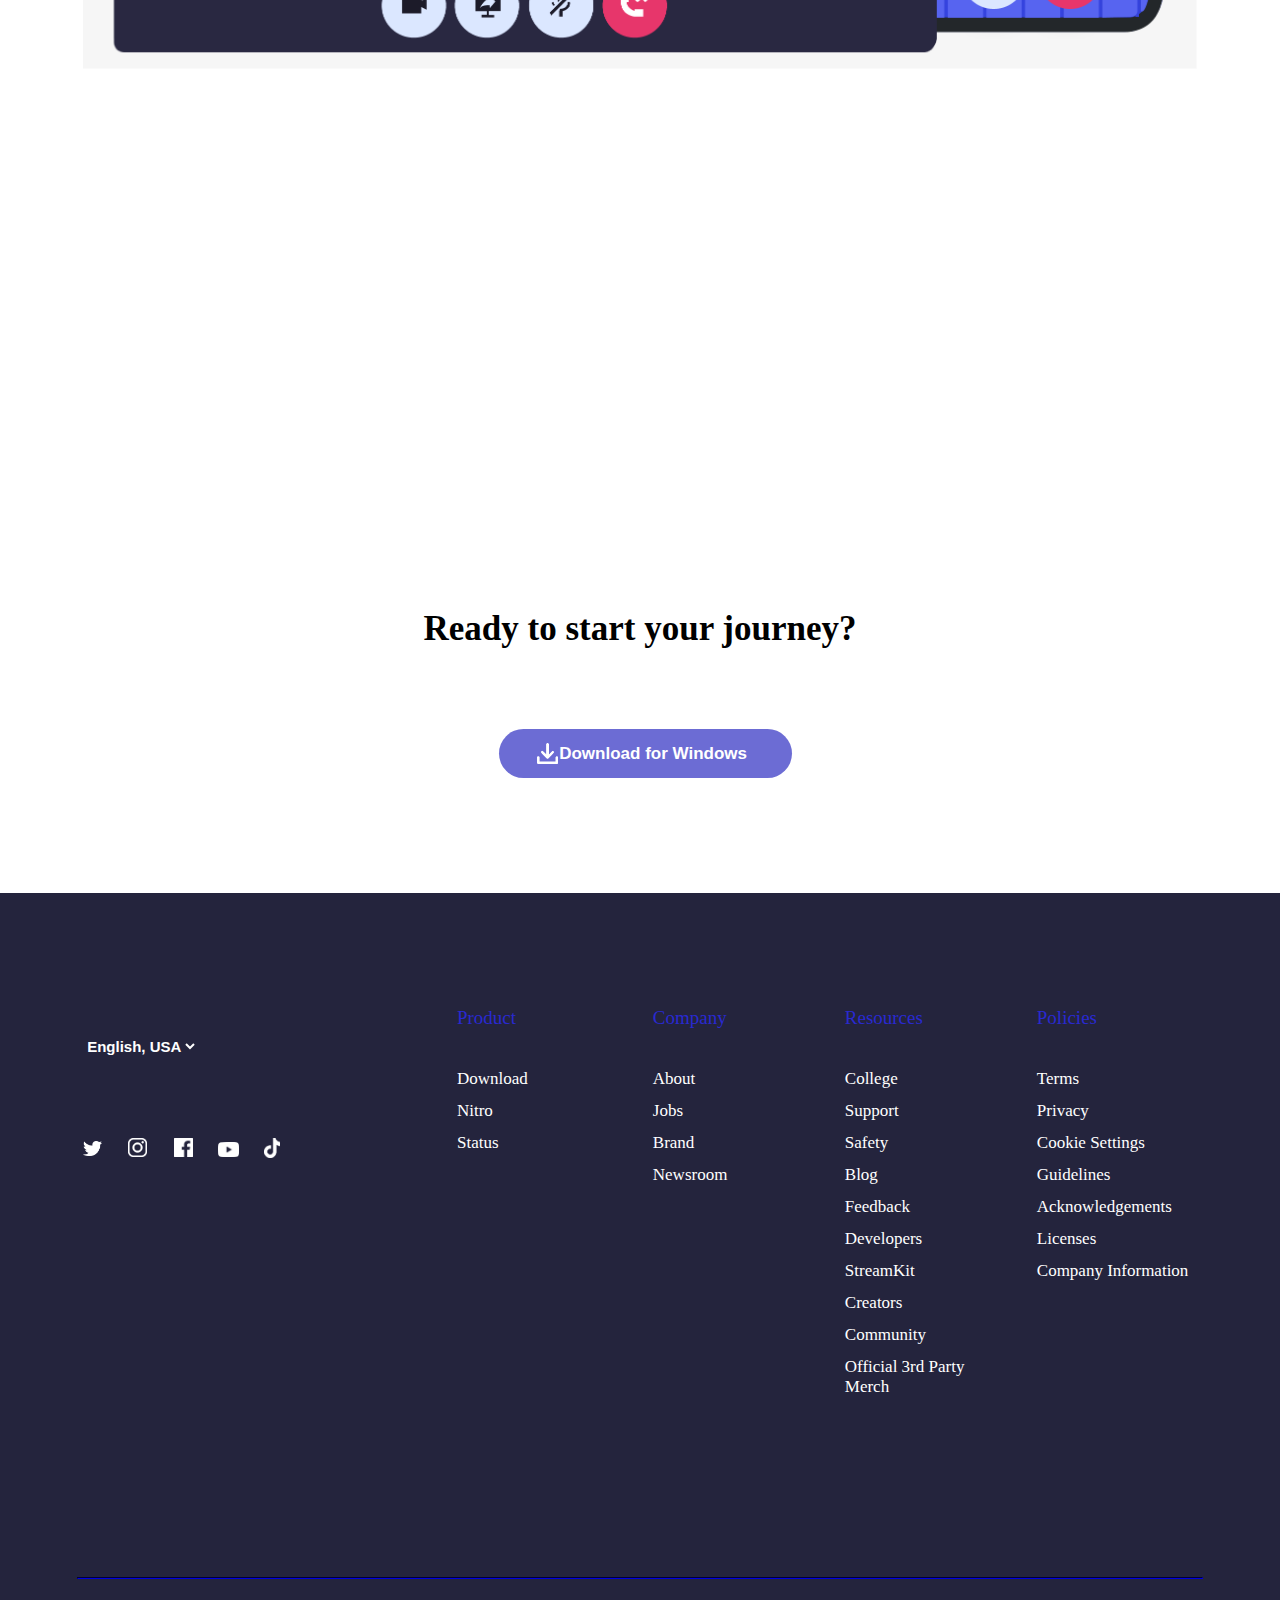
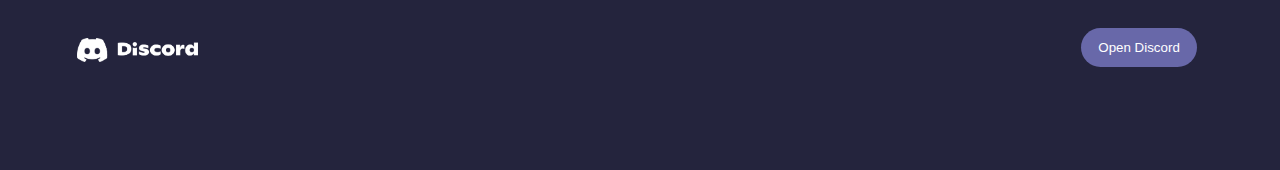
<file: Discord Page/index.html>
<!DOCTYPE html>
<html lang="en">
<head>
    <meta charset="UTF-8">
    <meta name="viewport" content="width=device-width, initial-scale=1.0">
    <link rel="stylesheet" href="CSS/style.css">
    <link rel="Icon" href="Images/Discord Icon.png">
    <link rel="preconnect" href="https://fonts.googleapis.com">
    <link rel="preconnect" href="https://fonts.gstatic.com" crossorigin>
    <link href="https://fonts.googleapis.com/css2?family=Encode+Sans+Condensed:wght@900&display=swap" rel="stylesheet">
    <title>Discord</title>
</head>
<body>
    <header class="header">
        <div class="left">
            <a href="#"><img src="Images/Discord Logo.png" alt="Discord Logo"></a>
        </div>
        <div class="mid">
            <ul class="navbar" >
                <li><a class="link" href="#"><strong>Download</strong></a></li>
                <li><a class="link" href="#"><strong>Nitro</strong></a></li>
                <li><a class="link" href="#"><strong>Discover</strong></a></li>
                <li><a class="link" href="#"><strong>Safety</strong></a></li>
                <li><a class="link" href="#"><strong>Support</strong></a></li>
                <li><a class="link" href="#"><strong>Blog</strong></a></li>
                <li><a class="link" href="#"><strong>Careers</strong></a></li>
            </ul>
        </div>
        <div class="right">
            <button class="open-discord">
                <a href="#">Open Discord</a>
            </button>
        </div>
    </header>
    <main class="main">
        <div class="center-text">
            IMAGINE A PLACE...
        </div>
        <p class="center-text-2">
            ...where you can belong to a school club, a gaming group, or a worldwide art community. Where just you and a handful of friends can spend time together. A place that makes it easy to talk every day and hang out more often.
        </p>
        <button class="window">
            <a href="#"><img src="Images/Download Icon.png" alt="Download Logo"> Download for Windows</a>
        </button>
        <button class="browser">
            <a href="#">Open Discord in your browser</a>
        </button>
        <div class="pic1">
            <img src="Images/Discord Page Pic 1.png" alt="Picture 1">
        </div>
        <div class="text1">
            Create and Invite- only place where you belong
        </div>
        <p class="text1-1">
            Discord servers are organized into topic- based channels where you can collaborate, share, and just talk anout your day without clogging up a group chat.
        </p>
        <div class="pic2">
            <img src="Images/Discord Page Pic 2.png" alt="Picture 2">
        </div>
        <div class="text2">
            Where hanging out is easy
        </div>
        <p class="text2-1">
            Grab a seat in a voice channel when you're free.Friemds in your server can see you're around and instantly pop in to talk without having to call.
        </p>
        <div class="pic3">
            <img src="Images/Discord Page Pic 3.png" alt="Picture 3">
        </div>
        <div class="text3">
            From few to a fandom
        </div>
        <p class="text3-1">
            Get any community running with moderation tools and customs members access. Give members special powers, set up private channels and more.
        </p>
        <div class="mid-heading">
            RELIABLE TECH FOR STAYING CLOSE
        </div>
        <p class="mid-text">
            Low-latency voice and video feels like you're in the same room. Wave hello over video, watch friemds stream their games, or gather up and have a drawing session with screen share.
        </p>
        <div class="pic4">
            <img src="Images/Discord Page Pic 4.png" alt="Picture 4">
        </div>
        <div class="last-text">
            Ready to start your journey?
        </div>
        <button class="last-button">
            <a href="#"><img src="Images/Download Icon.png" alt="Download Logo"> Download for Windows</a>
            </button>
    </main>
    <footer class="footer">
        <select name="languages" id="" class="language">
            <option value="option1">български</option>
            <option value="option2">Čeština</option>
            <option value="option3">Dansk</option>
            <option value="option4">Deutsch</option>
            <option value="option5">Ελληνικά</option>
            <option value="option6" selected>English, USA</option>
            <option value="option7">Español</option>
            <option value="option8">Suomi</option>
            <option value="option9">Français</option>
            <option value="option10">हिंदी</option>
            <option value="option11">Hrvatski</option>
            <option value="option12">Magyar</option>
            <option value="option13">Italiano</option>
            <option value="option14">日本語</option>
            <option value="option15">한국어</option>
            <option value="option16">Lietuviškai</option>
            <option value="option17">Nederlands</option>
            <option value="option18">Norwegian</option>
            <option value="option19">Polski</option>
            <option value="option20">Português do Brasil</option>
            <option value="option21">Română</option>
            <option value="option22">Русский</option>
            <option value="option23">Svenska</option>
            <option value="option24">ไทย</option>
            <option value="option25">Türkçe</option>
            <option value="option26">Українська</option>
            <option value="option27">Tiếng Việt</option>
            <option value="option28">中文</option>
            <option value="option29">繁體中文</option>
        </select>
        <div class="social-media-1">
            <a href="#" class="twitter"><img src="Images/Twitter Logo.png" alt="Twitter Logo"></a>
        </div>
        <div class="social-media-2">
            <a href="#" class="instagram"><img src="Images/Instagram Logo.png" alt="Instagram Logo"></a>
        </div>
        <div class="social-media-3">
            <a href="#" class="facebook"><img src="Images/Facebook Logo.png" alt="Facebook Logo"></a>
        </div>
        <div class="social-media-4">
            <a href="#" class="youtube"><img src="Images/Youtube Logo.png" alt="Youtube Logo"></a>
        </div>
        <div class="social-media-5">
            <a href="#" class="tiktok"><img src="Images/Tiktok Logo.png" alt="Tiktok Logo"></a>
        </div>
        <div class="product">
            <p>Product</p>
            <ul class="heading-1">
                <li><a href="#">Download</a></li>
                <li><a href="#">Nitro</a></li>
                <li><a href="#">Status</a></li>
            </ul>
        </div>
        <div class="company">
            <p>Company</p>
            <ul class="heading-2">
                <li><a href="#">About</a></li>
                <li><a href="#">Jobs</a></li>
                <li><a href="#">Brand</a></li>
                <li><a href="#">Newsroom</a></li>
            </ul>
        </div>
        <div class="resources">
            <p>Resources</p>
            <ul class="heading-3">
                <li><a href="#">College</a></li>
                <li><a href="#">Support</a></li>
                <li><a href="#">Safety</a></li>
                <li><a href="#">Blog</a></li>
                <li><a href="#">Feedback</a></li>
                <li><a href="#">Developers</a></li>
                <li><a href="#">StreamKit</a></li>
                <li><a href="#">Creators</a></li>
                <li><a href="#">Community</a></li>
                <li><a href="#">Official 3rd Party Merch</a></li>
            </ul>
        </div>
        <div class="policies">
            <p>Policies</p>
            <ul class="heading-4">
                <li><a href="#">Terms</a></li>
                <li><a href="#">Privacy</a></li>
                <li><a href="#">Cookie Settings</a></li>
                <li><a href="#">Guidelines</a></li>
                <li><a href="#">Acknowledgements</a></li>
                <li><a href="#">Licenses</a></li>
                <li><a href="#">Company Information</a></li>
            </ul>
        </div>
        <hr class="divider">
        <div class="left-footer">
            <a href="#"><img src="Images/Discord Logo.png" alt="Discord Logo"></a>
        </div> 
        <div class="right-footer">
            <button class="open-discord">
                <a href="#">Open Discord</a>
            </button>
        </div>
    </footer>
</body>
</html>
</file>
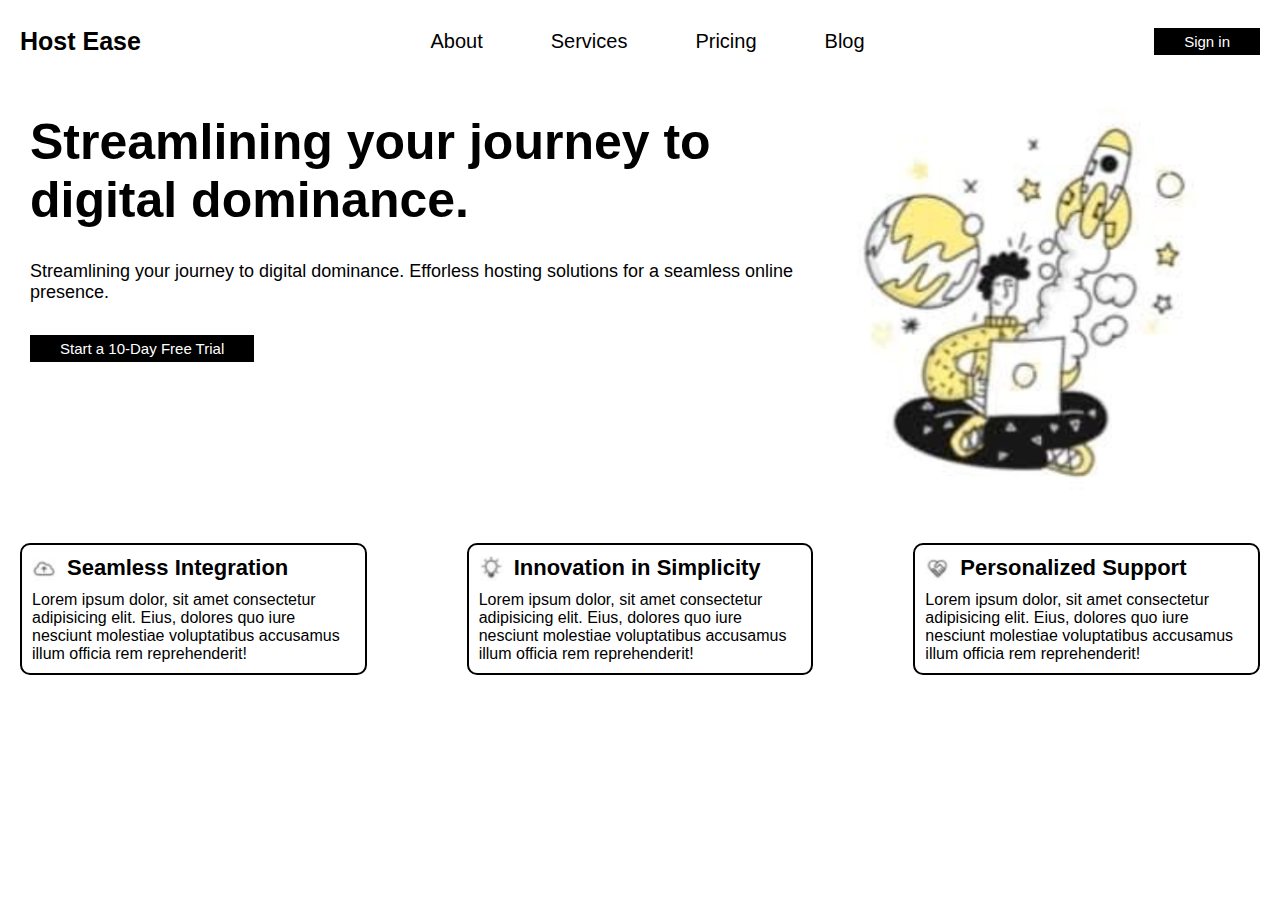
<file: Host Ease/index.html>
<!DOCTYPE html>
<html lang="en">
<head>
    <meta charset="UTF-8">
    <meta name="viewport" content="width=device-width, initial-scale=1.0">
    <link rel="stylesheet" href="CSS/style.css">
    <link rel="stylesheet" media="screen and (max-width: 1400px)" href="CSS/large.css">
    <link rel="stylesheet" media="screen and (max-width: 1200px)" href="CSS/normal.css">
    <link rel="stylesheet" media="screen and (max-width: 992px)" href="CSS/laptop.css">
    <link rel="stylesheet" media="screen and (max-width: 768px)" href="CSS/tablets.css">
    <link rel="stylesheet" media="screen and (max-width: 576px)" href="CSS/mobile.css">
    <title>Host Ease</title>
</head>
<body>
    <nav class="nav-bar">
        <div class="logo">Host Ease</div>
        <ul class="nav-links">
            <li><a href="#">About</a></li>
            <li><a href="#">Services</a></li>
            <li><a href="#">Pricing</a></li>
            <li><a href="#">Blog</a></li>
        </ul>
        <button class="sign-in">Sign in</button>
    </nav>

    <section class="section-1">
        <div class="left-section">
            <h1>Streamlining your journey to digital dominance.</h1>
        <p class="para">Streamlining your journey to digital dominance. Efforless hosting solutions for a seamless online presence.</p>
        <button class="trial-btn">Start a 10-Day Free Trial</button>
        </div>
        <div class="hero-img"></div>
    </section>

    <section class="section-2">
        <div class="sub-sec">
            <h3><div class="img img-1"></div> Seamless Integration</h3>
            <p>Lorem ipsum dolor, sit amet consectetur adipisicing elit. Eius, dolores quo iure nesciunt molestiae voluptatibus accusamus illum officia rem reprehenderit!</p>
        </div>
        <div class="sub-sec">
            <h3><div class="img img-2"></div>Innovation in Simplicity</h3>
            <p>Lorem ipsum dolor, sit amet consectetur adipisicing elit. Eius, dolores quo iure nesciunt molestiae voluptatibus accusamus illum officia rem reprehenderit!</p>
        </div>
        <div class="sub-sec">
            <h3><div class="img img-3"></div>Personalized Support</h3>
            <p>Lorem ipsum dolor, sit amet consectetur adipisicing elit. Eius, dolores quo iure nesciunt molestiae voluptatibus accusamus illum officia rem reprehenderit!</p>
        </div>
    </section>
</body>
</html>
</file>
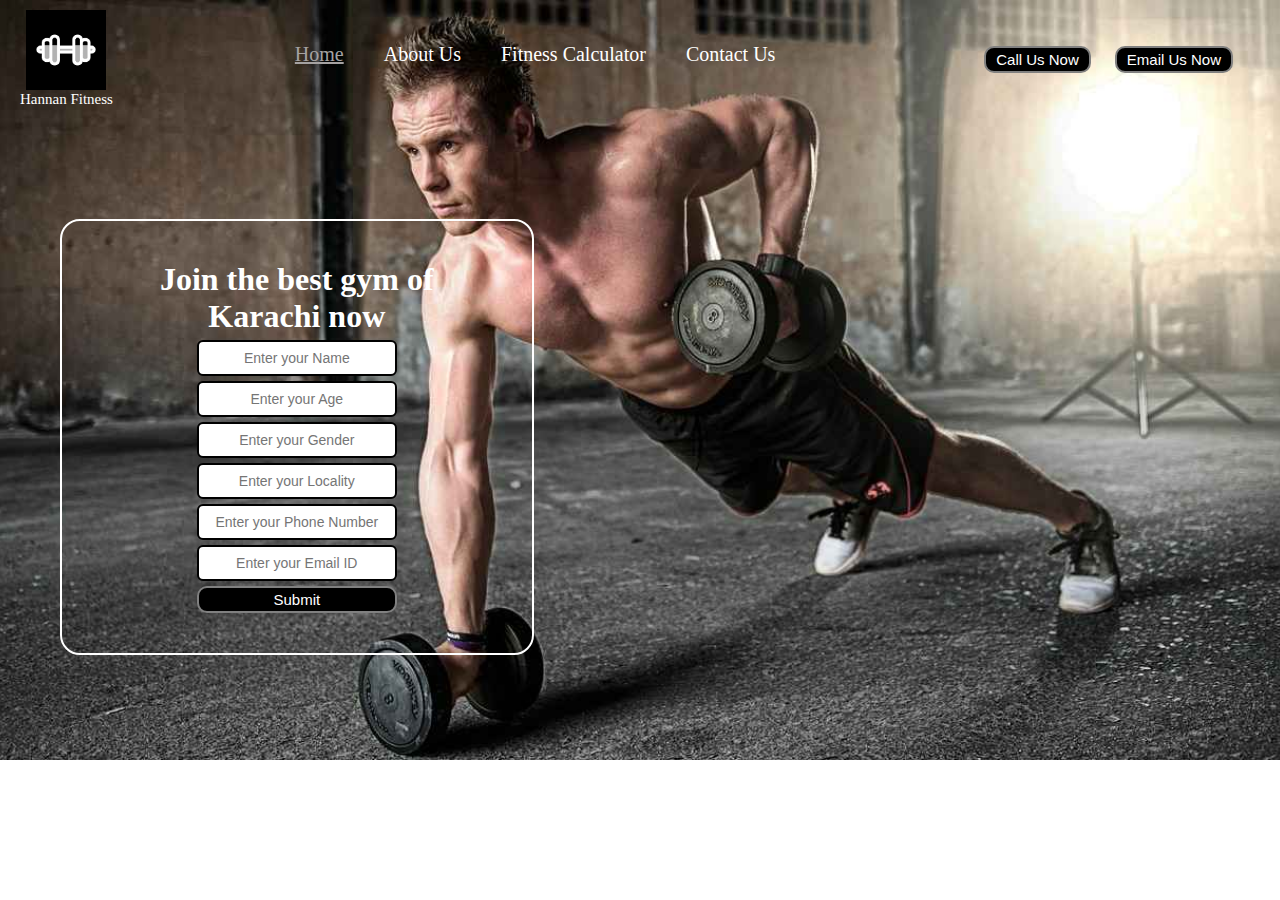
<file: Landing Page/index.html>
<!DOCTYPE html>
<html lang="en">

<head>
    <meta charset="UTF-8">
    <meta name="viewport" content="width=device-width, initial-scale=1.0">
    <link rel="stylesheet" href="CSS/style.css">
    <link rel="stylesheet" media="screen and (max-width:1000px)" href="CSS/phone.css">
    <title>Hannan Fitness</title>
</head>

<body>
    <header class="header">
        <div class="left">
            <img src="Images/logo.png" alt="">
            <div>Hannan Fitness</div>
        </div>
        <div class="mid">
            <ul class="navbar">
                <li><a href="#" class="active">Home</a></li>
                <li><a href="#">About Us</a></li>
                <li><a href="#">Fitness Calculator</a></li>
                <li><a href="#">Contact Us</a></li>
            </ul>
        </div>
        <div class="right">
            <button class="btn">Call Us Now</button>
            <button class="btn">Email Us Now</button>
        </div>
    </header>
    <div class="container">
        <h1>Join the best gym of Karachi now</h1>
        <form action="noaction.php">
            <div class="form-group">
                <input type="text" name="" placeholder="Enter your Name">
            </div>
            <div class="form-group">
                <input type="text" name="" placeholder="Enter your Age">
            </div>
            <div class="form-group">
                <input type="text" name="" placeholder="Enter your Gender">
            </div>
            <div class="form-group">
                <input type="text" name="" placeholder="Enter your Locality">
            </div>
            <div class="form-group">
                <input type="text" name="" placeholder="Enter your Phone Number">
            </div>
            <div class="form-group">
                <input type="text" name="" placeholder="Enter your Email ID">
            </div>
            <button class="btn">Submit</button>
        </form>
    </div>
</body>

</html>
</file>
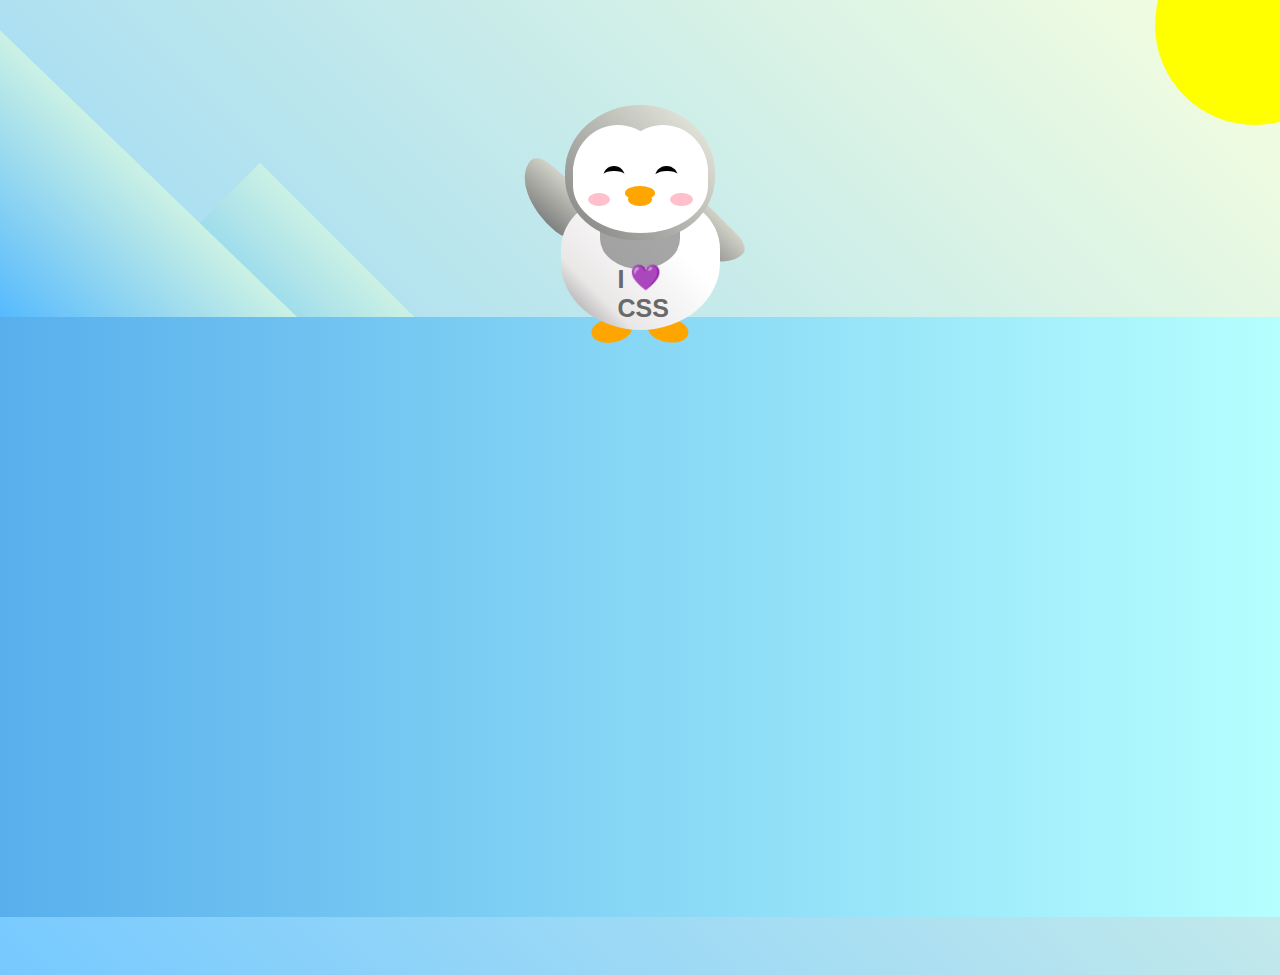
<file: Penguin Using CSS/index.html>
<!DOCTYPE html>
<html lang="en">
<head>
    <meta charset="UTF-8">
    <meta name="viewport" content="width=device-width, initial-scale=1.0">
    <link rel="stylesheet" href="CSS/style.css">
    <title>Document</title>
</head>
<body>
    <div class="left-mountain"></div>
    <div class="back-mountain"></div>
    <div class="sun"></div>
    <div class="penguin">
      <div class="penguin-head">
        <div class="face left"></div>
        <div class="face right"></div>
        <div class="chin"></div>
        <div class="eye left">
          <div class="eye-lid"></div>
        </div>
        <div class="eye right">
          <div class="eye-lid"></div>
        </div>
        <div class="blush left"></div>
        <div class="blush right"></div>
        <div class="beak top"></div>
        <div class="beak bottom"></div>
      </div>
      <div class="shirt">
        <div>💜</div>
        <p>I CSS</p>
      </div> 
      <div class="penguin-body">
        <div class="arm left"></div>
        <div class="arm right"></div>
        <div class="foot left"></div>
        <div class="foot right"></div>
      </div>
    </div>

    <div class="ground"></div>
</body>
</html>
</file>
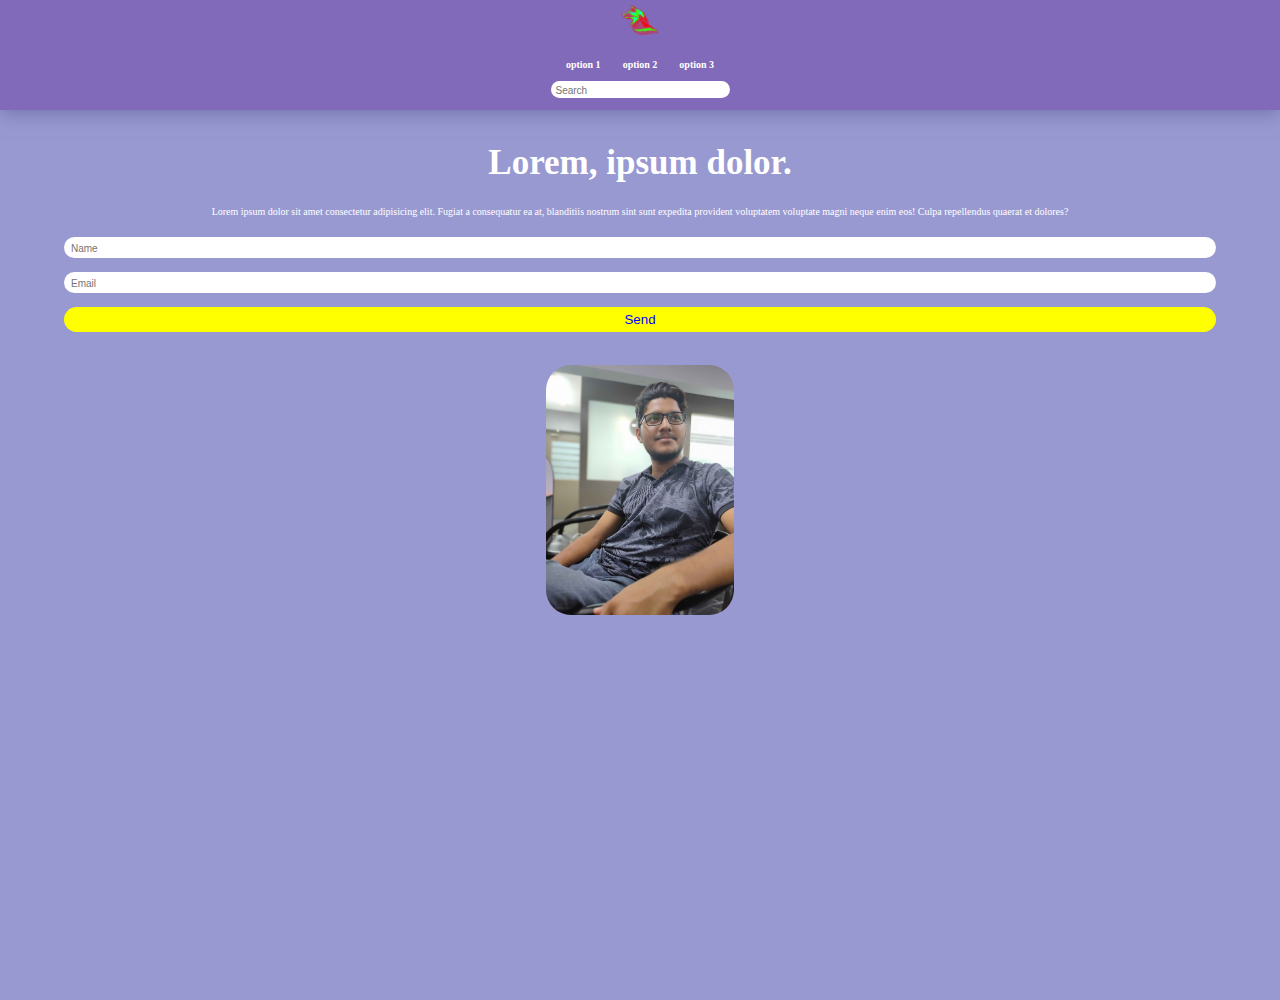
<file: Practice Landing Page/index.html>
<!DOCTYPE html>
<html lang="en">
<head>
    <meta charset="UTF-8">
    <meta name="viewport" content="width=device-width, initial-scale=1.0">
    <link rel="stylesheet" href="CSS/style.css">
    <link rel="stylesheet" media="screen and (max-width:1300px)" href="CSS/phone.css">
    <title>Practice Landing Page</title>
</head>
<body>
    <nav id="navbar">
        <div id="logo">
            <img src="Images/Transparent Gaming Logo 3.png" alt="Logo">
        </div>
        <ul class="nav">
            <li><a href="#">option 1</a></li>
            <li><a href="#">option 2</a></li>
            <li><a href="#">option 3</a></li>   
        </ul>
        <div class="search">
            <input type="text" placeholder="Search">
        </div>
    </nav>
    <section id="page">
        <div class="text">
            <h1 class="h-primary">
                Lorem, ipsum dolor.
            </h1>
            <p>Lorem ipsum dolor sit amet consectetur adipisicing elit. Fugiat a consequatur ea at, blanditiis nostrum sint sunt expedita provident voluptatem voluptate magni neque enim eos! Culpa repellendus quaerat et dolores?</p>
            <input type="text" placeholder="Name">
            <input type="email" placeholder="Email">
            <button class="btn">Send</button>
        </div>
        <div class="img">
            <img src="Images/My Profile.jpg" alt="My Image">
        </div>
    </section>
</body>
</html>
</file>
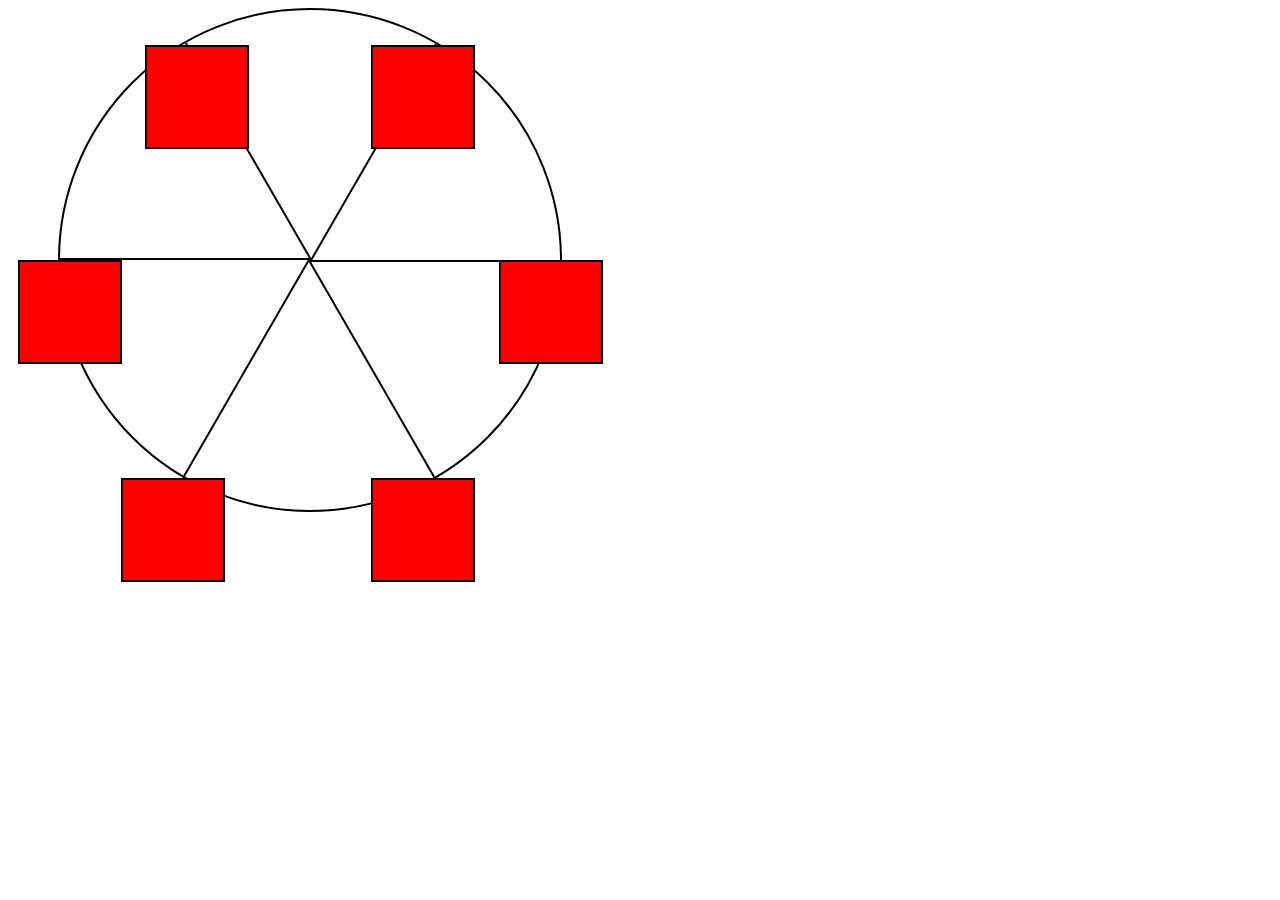
<file: Ferris Wheel Using CSS/inddex.html>
<!DOCTYPE html>
<html lang="en">
<head>
    <meta charset="UTF-8">
    <meta name="viewport" content="width=device-width, initial-scale=1.0">
    <link rel="stylesheet" href="CSS/style.css">
    <title>Ferris Wheel Using CSS</title>
</head>
<body>
    <div class="wheel">
        <span class="line"></span>
        <span class="line"></span>
        <span class="line"></span>
        <span class="line"></span>
        <span class="line"></span>
        <span class="line"></span>
  
        <div class="cabin"></div>
        <div class="cabin"></div>
        <div class="cabin"></div>
        <div class="cabin"></div>
        <div class="cabin"></div>
        <div class="cabin"></div>
      </div>
</body>
</html>
</file>
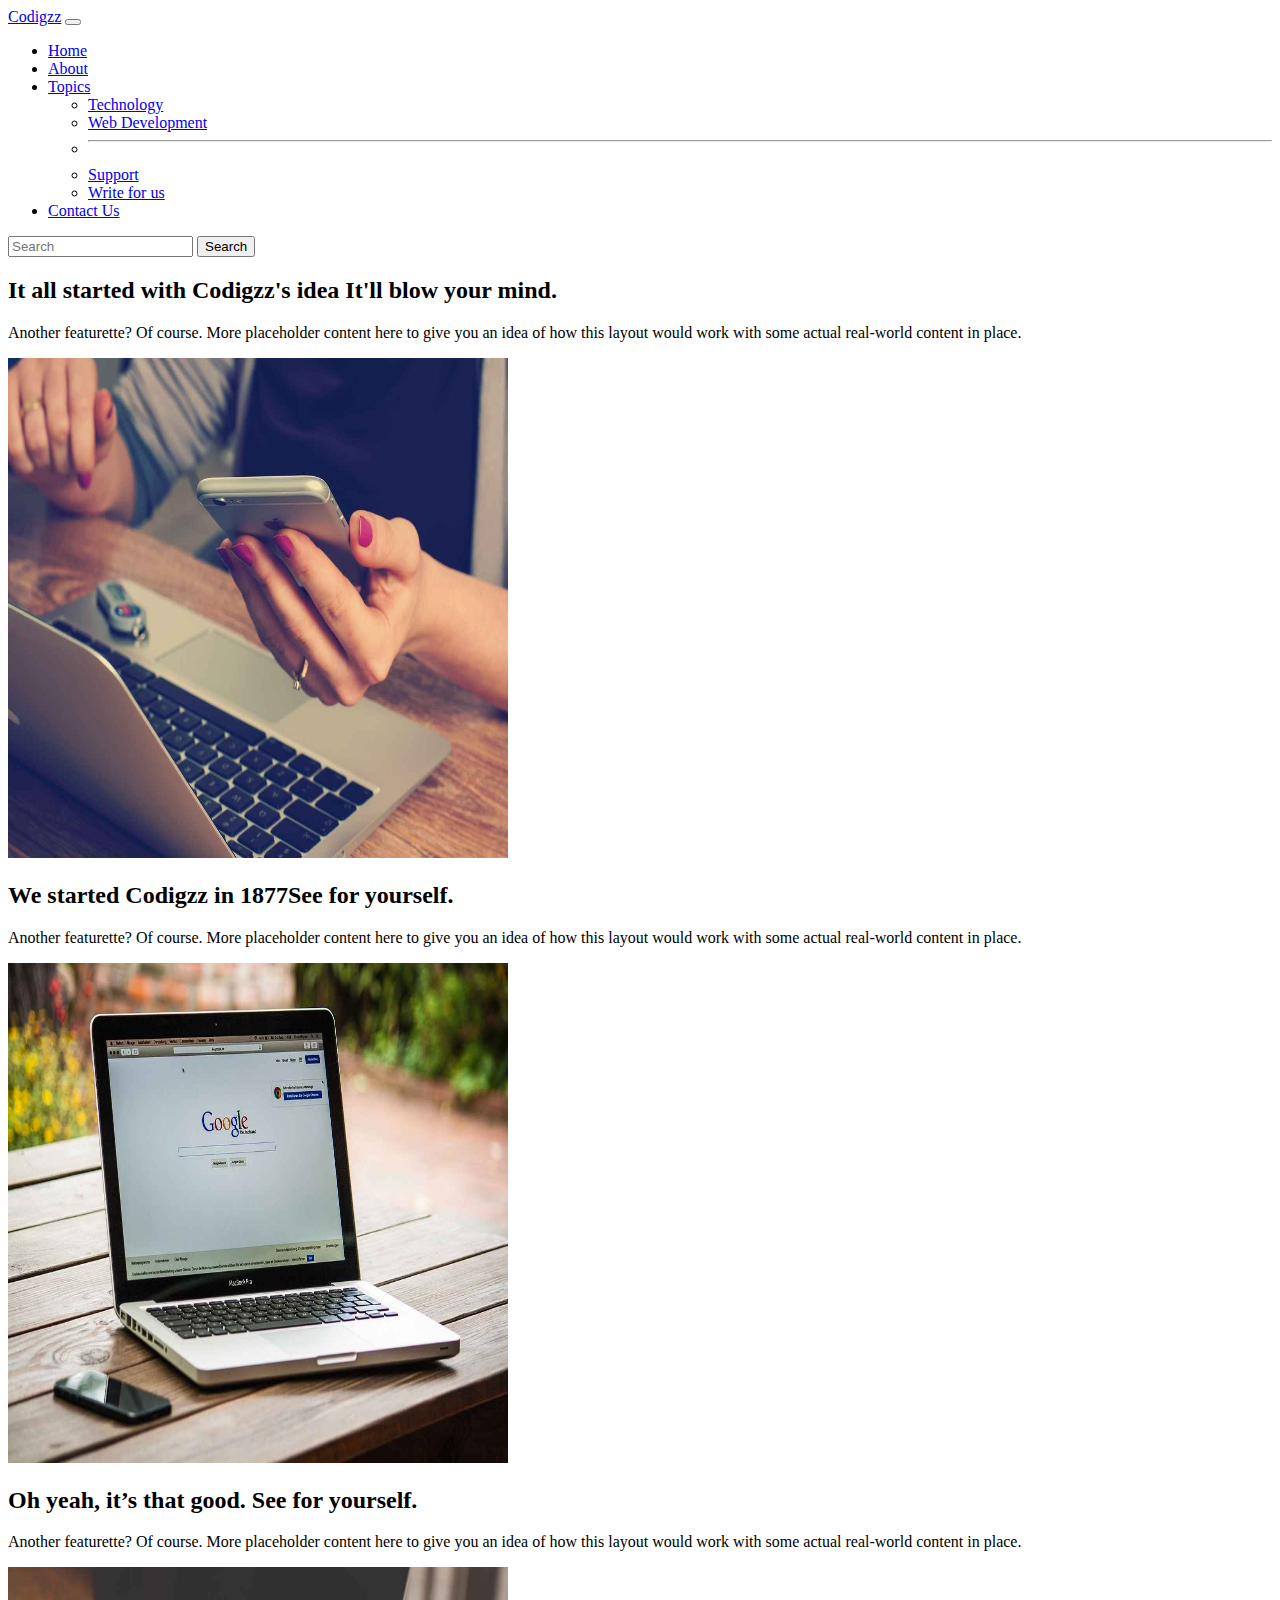
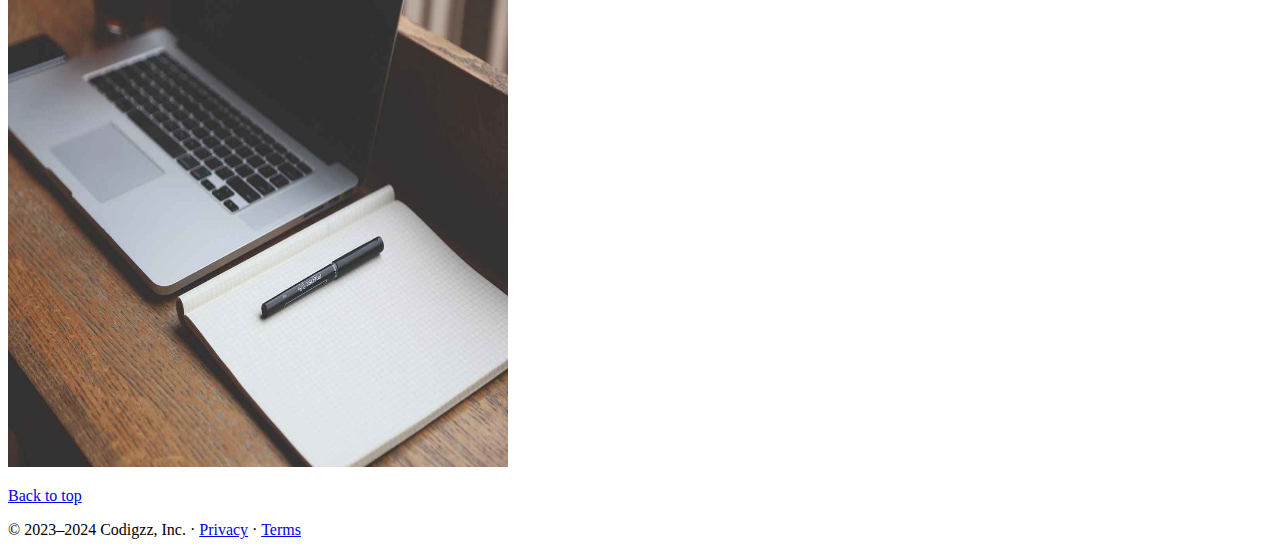
<file: Bootstrap Website/HTML/about.html>
<!doctype html>
<html lang="en">

<head>
    <meta charset="utf-8">
    <meta name="viewport" content="width=device-width, initial-scale=1">
    <title>Codigzz</title>
    <link href="https://cdn.jsdelivr.net/npm/bootstrap@5.3.1/dist/css/bootstrap.min.css" rel="stylesheet"
        integrity="sha384-4bw+/aepP/YC94hEpVNVgiZdgIC5+VKNBQNGCHeKRQN+PtmoHDEXuppvnDJzQIu9" crossorigin="anonymous">
</head>

<body>
    <nav class="navbar navbar-expand-lg bg-body-tertiary" data-bs-theme="dark">
        <div class="container-fluid">
            <a class="navbar-brand" href="#">Codigzz</a>
            <button class="navbar-toggler" type="button" data-bs-toggle="collapse"
                data-bs-target="#navbarSupportedContent" aria-controls="navbarSupportedContent" aria-expanded="false"
                aria-label="Toggle navigation">
                <span class="navbar-toggler-icon"></span>
            </button>
            <div class="collapse navbar-collapse" id="navbarSupportedContent">
                <ul class="navbar-nav me-auto mb-2 mb-lg-0">
                    <li class="nav-item">
                        <a class="nav-link" aria-current="page" href="../index.html">Home</a>
                    </li>
                    <li class="nav-item">
                        <a class="nav-link active" href="/about.html">About</a>
                    </li>
                    <li class="nav-item dropdown">
                        <a class="nav-link dropdown-toggle" href="#" role="button" data-bs-toggle="dropdown"
                            aria-expanded="false">
                            Topics
                        </a>
                        <ul class="dropdown-menu">
                            <li><a class="dropdown-item" href="#">Technology</a></li>
                            <li><a class="dropdown-item" href="#">Web Development</a></li>
                            <li>
                                <hr class="dropdown-divider">
                            </li>
                            <li><a class="dropdown-item" href="#">Support</a></li>
                            <li><a class="dropdown-item" href="#">Write for us</a></li>
                            
                        </ul>
                        <li class="nav-item">
                            <a class="nav-link" href="contact.html">Contact Us</a>
                        </li>
                    </li>
                </ul>
                <form class="d-flex" role="search">
                    <input class="form-control me-2" type="search" placeholder="Search" aria-label="Search">
                    <button class="btn btn-outline-success" type="submit">Search</button>
                </form>
            </div>
        </div>
    </nav>
    <div class="container my-4">
        <div class="row featurette d-flex justify-content-center align-items-center">
            <div class="col-md-7">
                <h2 class="featurette-heading fw-normal lh-1">It all started with Codigzz's idea <span
                        class="text-body-secondary">It'll blow your mind.</span></h2>
                <p class="lead">Another featurette? Of course. More placeholder content here to give you an idea of how
                    this layout would work with some actual real-world content in place.</p>
            </div>
            <div class="col-md-5 order-md-1">
                <img src="../Images/Banner 1.jpg"
                    class="bd-placeholder-img bd-placeholder-img-lg featurette-image img-fluid mx-auto img-fluid" width="500"
                    height="500" alt="">
            </div>
        </div>
    </div>
    <div class="container my-4">
        <div class="row featurette d-flex justify-content-center align-items-center">
            <div class="col-md-7 order-md-2">
                <h2 class="featurette-heading fw-normal lh-1">We started Codigzz in 1877<span
                        class="text-body-secondary">See for yourself.</span></h2>
                <p class="lead">Another featurette? Of course. More placeholder content here to give you an idea of how
                    this layout would work with some actual real-world content in place.</p>
            </div>
            <div class="col-md-5 order-md-1">
                <img src="../Images/Banner 2.jpg"
                    class="bd-placeholder-img bd-placeholder-img-lg featurette-image img-fluid mx-auto img-fluid" width="500"
                    height="500" alt="">
            </div> 
        </div>
    </div>
    <div class="container my-4">
        <div class="row featurette d-flex justify-content-center align-items-center">
            <div class="col-md-7 order-md-1">
                <h2 class="featurette-heading fw-normal lh-1">Oh yeah, it’s that good. <span
                        class="text-body-secondary">See for yourself.</span></h2>
                <p class="lead">Another featurette? Of course. More placeholder content here to give you an idea of how
                    this layout would work with some actual real-world content in place.</p>
            </div>
            <div class="col-md-5 order-md-1">
                <img src="../Images/Banner 3.jpg"
                    class="bd-placeholder-img bd-placeholder-img-lg featurette-image img-fluid mx-auto img-fluid" width="500"
                    height="500" alt="">
            </div>
        </div>
    </div>
    <footer class="container">
        <p class="float-end"><a href="#">Back to top</a></p>
        <p>© 2023–2024 Codigzz, Inc. · <a href="#">Privacy</a> · <a href="#">Terms</a></p>
      </footer>
    <script src="https://cdn.jsdelivr.net/npm/bootstrap@5.3.1/dist/js/bootstrap.bundle.min.js"
        integrity="sha384-HwwvtgBNo3bZJJLYd8oVXjrBZt8cqVSpeBNS5n7C8IVInixGAoxmnlMuBnhbgrkm"
        crossorigin="anonymous"></script>
    <script src="https://cdn.jsdelivr.net/npm/@popperjs/core@2.11.8/dist/umd/popper.min.js"
        integrity="sha384-I7E8VVD/ismYTF4hNIPjVp/Zjvgyol6VFvRkX/vR+Vc4jQkC+hVqc2pM8ODewa9r"
        crossorigin="anonymous"></script>
    <script src="https://cdn.jsdelivr.net/npm/bootstrap@5.3.1/dist/js/bootstrap.min.js"
        integrity="sha384-Rx+T1VzGupg4BHQYs2gCW9It+akI2MM/mndMCy36UVfodzcJcF0GGLxZIzObiEfa"
        crossorigin="anonymous"></script>
</body>

</html>
</file>
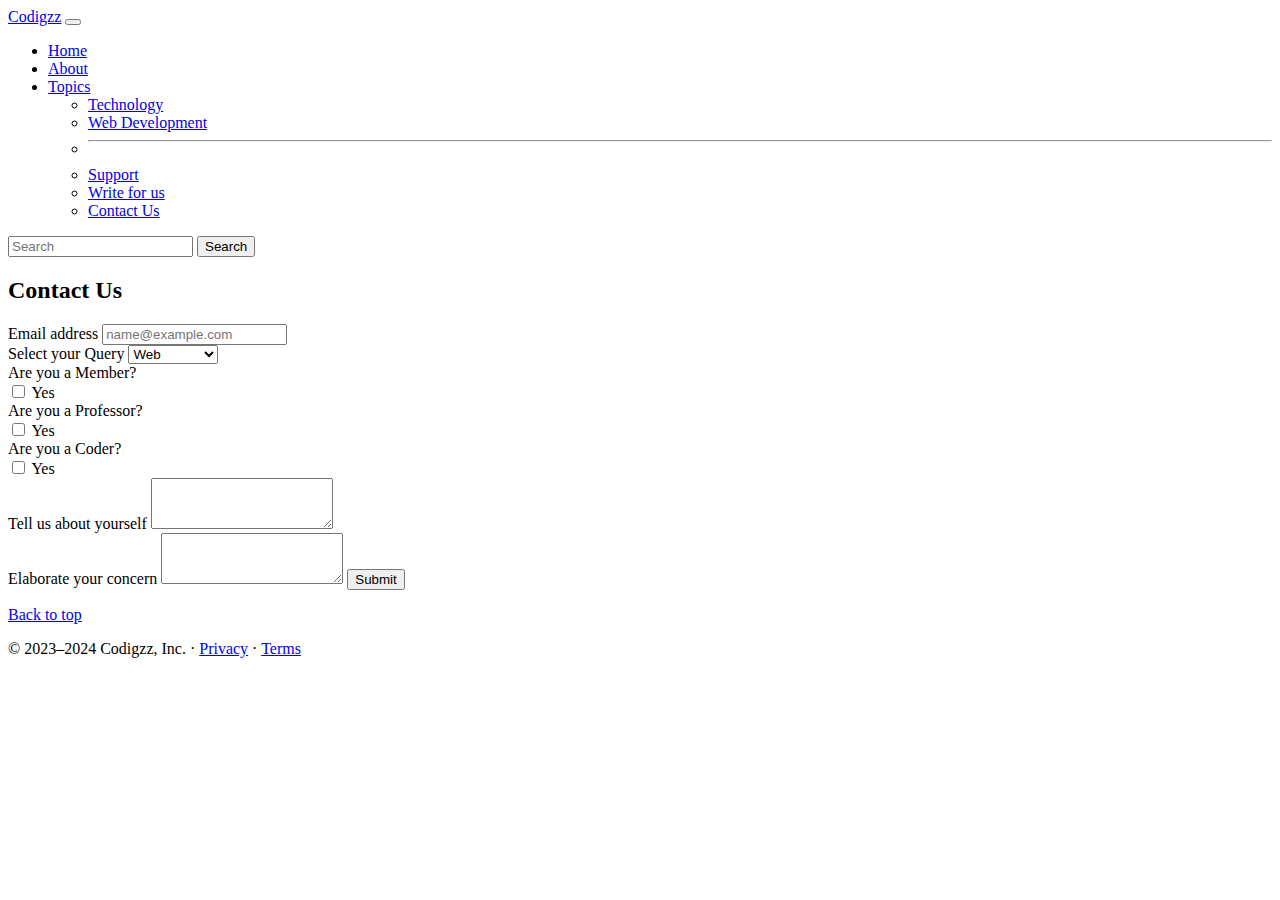
<file: Bootstrap Website/HTML/contact.html>
<!doctype html>
<html lang="en">

<head>
    <meta charset="utf-8">
    <meta name="viewport" content="width=device-width, initial-scale=1">
    <title>Codigzz</title>
    <link href="https://cdn.jsdelivr.net/npm/bootstrap@5.3.1/dist/css/bootstrap.min.css" rel="stylesheet"
        integrity="sha384-4bw+/aepP/YC94hEpVNVgiZdgIC5+VKNBQNGCHeKRQN+PtmoHDEXuppvnDJzQIu9" crossorigin="anonymous">
</head>

<body>
    <nav class="navbar navbar-expand-lg bg-body-tertiary" data-bs-theme="dark">
        <div class="container-fluid">
            <a class="navbar-brand" href="#">Codigzz</a>
            <button class="navbar-toggler" type="button" data-bs-toggle="collapse"
                data-bs-target="#navbarSupportedContent" aria-controls="navbarSupportedContent" aria-expanded="false"
                aria-label="Toggle navigation">
                <span class="navbar-toggler-icon"></span>
            </button>
            <div class="collapse navbar-collapse" id="navbarSupportedContent">
                <ul class="navbar-nav me-auto mb-2 mb-lg-0">
                    <li class="nav-item">
                        <a class="nav-link" aria-current="page" href="../index.html">Home</a>
                    </li>
                    <li class="nav-item">
                        <a class="nav-link" href="about.html">About</a>
                    </li>
                    <li class="nav-item dropdown">
                        <a class="nav-link dropdown-toggle" href="#" role="button" data-bs-toggle="dropdown"
                            aria-expanded="false">
                            Topics
                        </a>
                        <ul class="dropdown-menu">
                            <li><a class="dropdown-item" href="#">Technology</a></li>
                            <li><a class="dropdown-item" href="#">Web Development</a></li>
                            <li>
                                <hr class="dropdown-divider">
                            </li>
                            <li><a class="dropdown-item" href="#">Support</a></li>
                            <li><a class="dropdown-item" href="#">Write for us</a></li>
                            <li class="nav-item">
                                <a class="nav-link active" href="contact.html">Contact Us</a>
                            </li>

                        </ul>
                    </li>
                </ul>
                <form class="d-flex" role="search">
                    <input class="form-control me-2" type="search" placeholder="Search" aria-label="Search">
                    <button class="btn btn-outline-success" type="submit">Search</button>
                </form>
            </div>
        </div>
    </nav>
    <div class="container my-4">
        <h2>Contact Us</h2>
        <div class="mb-3">
            <label for="exampleFormControlInput1" class="form-label">Email address</label>
            <input type="email" class="form-control" id="exampleFormControlInput1" placeholder="name@example.com">
        </div>
        <div class="form-group">
            <label for="exampleFormControlSelect1">Select your Query</label>
            <select id="exampleFormControlSelect1" class="form-control">
                <option>Web</option>
                <option>Tech Stack</option>
                <option>Technology</option>
                <option>Others</option>
            </select>
        </div>
        <div class="form-group row">
            <div class="col-sm-2">Are you a Member?</div>
            <div class="col-sm-10">
                <div class="form-check">
                    <input type="checkbox" id="gridCheck1" claass="form-check-input">
                    <label for="gridCheck1" class="form-check-label">
                        Yes
                    </label>
                </div>
            </div>
        </div>
        <div class="form-group row">
            <div class="col-sm-2">Are you a Professor?</div>
            <div class="col-sm-10">
                <div class="form-check">
                    <input type="checkbox" id="gridCheck2" claass="form-check-input">
                    <label for="gridCheck2" class="form-check-labe2">
                        Yes
                    </label>
                </div>
            </div>
        </div>
        <div class="form-group row">
            <div class="col-sm-2">Are you a Coder?</div>
            <div class="col-sm-10">
                <div class="form-check">
                    <input type="checkbox" id="gridCheck3" claass="form-check-input">
                    <label for="gridCheck3" class="form-check-labe3">
                        Yes
                    </label>
                </div>
            </div>
        </div>
        <div class="mb-3">
            <label for="exampleFormControlTextarea1" class="form-label">Tell us about yourself</label>
            <textarea class="form-control" id="exampleFormControlTextarea1" rows="3"></textarea>
        </div>
        <div class="mb-3">
            <label for="exampleFormControlTextarea2" class="form-label">Elaborate your concern</label>
            <textarea class="form-control" id="exampleFormControlTextarea2" rows="3"></textarea>
            <button class="btn btn-primary my-4">Submit</button>
        </div>
    </div>
    <footer class="container">
        <p class="float-end"><a href="#">Back to top</a></p>
        <p>© 2023–2024 Codigzz, Inc. · <a href="#">Privacy</a> · <a href="#">Terms</a></p>
    </footer>
    <script src="https://cdn.jsdelivr.net/npm/bootstrap@5.3.1/dist/js/bootstrap.bundle.min.js"
        integrity="sha384-HwwvtgBNo3bZJJLYd8oVXjrBZt8cqVSpeBNS5n7C8IVInixGAoxmnlMuBnhbgrkm"
        crossorigin="anonymous"></script>
    <script src="https://cdn.jsdelivr.net/npm/@popperjs/core@2.11.8/dist/umd/popper.min.js"
        integrity="sha384-I7E8VVD/ismYTF4hNIPjVp/Zjvgyol6VFvRkX/vR+Vc4jQkC+hVqc2pM8ODewa9r"
        crossorigin="anonymous"></script>
    <script src="https://cdn.jsdelivr.net/npm/bootstrap@5.3.1/dist/js/bootstrap.min.js"
        integrity="sha384-Rx+T1VzGupg4BHQYs2gCW9It+akI2MM/mndMCy36UVfodzcJcF0GGLxZIzObiEfa"
        crossorigin="anonymous"></script>
</body>

</html>
</file>
<file: AKTechzz/CSS/style.css>
* {
    margin: 0;
    padding: 0;
    box-sizing: border-box;
}

html {
    scroll-behavior: smooth;
}

/* Navigation Bar Start */
#navbar {
    display: flex;
    align-items: center;
    font-family: 'Barlow', sans-serif;
    position: sticky;
    top: 0;
    z-index: 2;
    text-shadow: 3px 3px 20px black;
}

#navbar::before {
    content: "";
    background-color: black;
    position: absolute;
    top: 0;
    left: 0;
    height: 100%;
    width: 100%;
    z-index: -1;
    opacity: 0.4;
}

#navbar #logo {
    margin: 10px 15px;
}

#navbar #logo img {
    height:40px;
    margin:3px 6px;
}

#navbar #navigation {
    display: flex;
}

#navbar #navigation li {
    list-style-type: none;
    font-size: 1.3rem;
}

#navbar #navigation li a {
    color: white;
    display:block;
    padding: 4px 22px;
    border-radius: 30px;
    text-decoration: none;
    transition: all 0.5s;
}

#navbar #navigation li a:hover {
    background-color: white;
    color: black;
}

/* Navigation Bar End */
/* Home Section Start */
#home {
    display: flex;
    flex-direction: column;
    align-items: center;
    justify-content: center;
    height: 560px;
    padding: 4px 200px;
    text-shadow: 5px 5px 10px black;
}

#home::before {
    content: "";
    background: url('../Background/Background.jpg') no-repeat center center/cover;
    position: absolute;
    top: 0;
    left: 0;
    height: 625px;
    width: 100%;
    z-index: -1;
    opacity: 0.8;
}

#home h1 {
    color: white;
}

#home p {
    font-size: 1.2rem;
    color: white;
}

/* Home Section End */
/* Our Services Section Start */
#services-container .services-box {
    margin:34px;
    display: flex;
}

#services-container .services-box .service {
    border: 5px solid blue;
    padding:30px;
    margin: 3px 30px;
    border-radius: 30px;
    background-color: rgb(110, 144, 218);
    margin-bottom: 10px;
    transition: all 0.5s;
}

#services-container .services-box .service:hover {
    box-shadow: 2px 2px 20px black;
    transform: scale(1.01);
}

#services-container .services-box img {
    height: 170px;
    margin: auto;
    display: block;
}
#services-container .services-box {
    font-family: 'Bree Serif', serif;
}

/* Services Section End */
/* Our Clients Section Start */
#client-section {
    position: relative;
}

#client-section::before {
    content: "";
    position: absolute;
    background: url("../Background/Background-2.jpg") no-repeat center center/cover;
    width: 100%;
    height:100%;
    z-index: -1;
    opacity: 0.8;
}
#client-section #clients{
    display:flex;
    justify-content: center;
    align-items: center;
}
#client-section #clients .client-item{
    padding:24px;
}
#client-section #clients .client-item img{
    height:100px;
}

/* Our Clients Section End */
/* Contact Section Start */
#contact {
    position: relative;
}

#contact::before {
    content: "";
    width: 100%;
    position: absolute;
    height: 600px;
    z-index: -1;
    opacity: 0.4;
    background: url("../Background/Contact-2.jpg") no-repeat center center/cover;
}

#contact #contact-box {
    display: flex;
    justify-content: center;
    align-items: center;
    padding-bottom: 24px;
}

#contact #contact-box form .form-group input,
#contact #contact-box form .form-group textarea {
    width: 100%;
    padding: 0.5rem;
    border-radius: 10px;
    font-size: 1.1rem;
    background-color: rgb(198, 202, 203);
}

#contact #contact-box form {
    width: 50%;
}

#contact #contact-box form .form-group label {
    font-size: 1.5rem;
    font-weight: bolder;
    font-family: 'Bree Serif', serif;
}

/* Contact Section End */
/* Footer */
#footer {
    background-color: black;
    color: white;
    padding: 9px 20px;
}

/* Universal Classes Start */
.h-primary {
    font-size: 3.6rem;
    padding: 10px;
    font-family: 'Bree Serif', serif;
}

.h-secondary {
    font-size: 2rem;
    padding: 10px;
    font-family: 'Bree Serif', serif;
}

.btn {
    padding: 3px 10px;
    border-radius: 10px;
    background-color: rgb(69, 172, 207);
    margin: 15px;
    border: none;
    font-size: 1.2rem;
    color: white;
    text-shadow: 2px 2px 5px black;
    font-weight: 700;
    cursor: pointer;
    transition: all 0.5s;
}

.btn:hover {
    box-shadow: 0px 0px 15px black;
}

.center {
    text-align: center;
    font-family: 'Bree Serif', serif;
}

/* Universal CLasses End */
</file>
<file: AKTechzz/CSS/phone.css>
/* Navigation Bar Start */
#navbar{
    flex-direction: column;
}
#navbar #navigation li a{
    font-size: 1rem;
    padding:0px 6px;
    padding-bottom: 6px;
}
/* Navigation Bar End */
/* Home Section Start */
#home{
    height:370px;
    padding:4px 20px;
}
#home::before{
    height:450px;
}
#home p{
    font-size: 0.6rem;
}
/* Home Section End */
/* Services Section Start */
#services-container .services-box{
    flex-direction: column;
}
#services-container .services-box .service{
    padding: 5px 20px;
    margin: 3px auto;
    margin-bottom: 20px;
}
#services-container .services-box .service img{
    height:130px
}
/* Services Section End */
/* Our Clients Section Start */
#client-section #clients{
    flex-wrap:wrap
}
#client-section #clients img{
    width:100%;
    height:auto;
    padding:3px;
}
/* Our Clients Section End */
/* Contact Section Start */
#contact #contact-box form{
    width:80%;
}
/* Contact Section End */
/* Universal Classes Start */
.h-primary{
    font-size: 1.5rem;
}
.btn{
    font-size: 0.8rem;
    font-weight: 600;
}
.center{
    font: 0.6rem;
    padding:3px 6px;
}
/* Universal Classes End */
</file>
<file: Building a City Sky line Using CSS/CSS/style.css>
:root {
    --building-color1: #aa80ff;
    --building-color2: #66cc99;
    --building-color3: #cc6699;
    --building-color4: #538cc6;
    --window-color1: #bb99ff;
    --window-color2: #8cd9b3;
    --window-color3: #d98cb3;
    --window-color4: #8cb3d9;
  }
  
  * {
    box-sizing: border-box;
  }
  
  body {
    height: 100vh;
    margin: 0;
    overflow: hidden;
  }
  
  .background-buildings, .foreground-buildings {
    width: 100%;
    height: 100%;
    display: flex;
    align-items: flex-end;
    justify-content: space-evenly;
    position: absolute;
    top: 0;
  }
  
  .building-wrap {
    display: flex;
    flex-direction: column;
    align-items: center;
  }
  
  .window-wrap {
    display: flex;
    align-items: center;
    justify-content: space-evenly;
  }
  
  .sky {
    background: radial-gradient(
        closest-corner circle at 15% 15%,
        #ffcf33,
        #ffcf33 20%,
        #ffff66 21%,
        #bbeeff 100%
      );
  }
  
  /* BACKGROUND BUILDINGS - "bb" stands for "background building" */
  .bb1 {
    width: 10%;
    height: 70%;
  }
  
  .bb1a {
    width: 70%;
  }
    
  .bb1b {
    width: 80%;
  }
    
  .bb1c {
    width: 90%;
  }
  
  .bb1d {
    width: 100%;
    height: 70%;
    background: linear-gradient(
        var(--building-color1) 50%,
        var(--window-color1)
      );
  }
  
  .bb1-window {
    height: 10%;
    background: linear-gradient(
        var(--building-color1),
        var(--window-color1)
      );
  }
  
  .bb2 {
    width: 10%;
    height: 50%;
  }
  
  .bb2a {
    border-bottom: 5vh solid var(--building-color2);
    border-left: 5vw solid transparent;
    border-right: 5vw solid transparent;
  }
  
  .bb2b {
    width: 100%;
    height: 100%;
    background: repeating-linear-gradient(
        var(--building-color2),
        var(--building-color2) 6%,
        var(--window-color2) 6%,
        var(--window-color2) 9%
      );
  }
  
  .bb3 {
    width: 10%;
    height: 55%;
    background: repeating-linear-gradient(
        90deg,
        var(--building-color3),
        var(--building-color3),
        var(--window-color3) 15%
      );
  }
  
  .bb4 {
    width: 11%;
    height: 58%;
  }
  
  .bb4a {
    width: 3%;
    height: 10%;
    background-color: var(--building-color4);
  }
  
  .bb4b {
    width: 80%;
    height: 5%;
    background-color: var(--building-color4);
  }
    
  .bb4c {
    width: 100%;
    height: 85%;
    background-color: var(--building-color4);
  }
  
  .bb4-window {
    width: 18%;
    height: 90%;
    background-color: var(--window-color4);
  }
  
  /* FOREGROUND BUILDINGS - "fb" stands for "foreground building" */
  .fb1 {
    width: 10%;
    height: 60%;
  }
  
  .fb1a {
    border-bottom: 7vh solid var(--building-color4);
    border-left: 2vw solid transparent;
    border-right: 2vw solid transparent;
  }
  
  .fb1b {
    width: 60%;
    height: 10%;
    background-color: var(--building-color4);
  }
    
  .fb1c {
    width: 100%;
    height: 80%;
    background: repeating-linear-gradient(
        90deg,
        var(--building-color4),
        var(--building-color4) 10%,
        transparent 10%,
        transparent 15%
      ),
      repeating-linear-gradient(
        var(--building-color4),
        var(--building-color4) 10%,
        var(--window-color4) 10%,
        var(--window-color4) 90%
      );
  }
  
  .fb2 {
    width: 10%;
    height: 40%;
  }
  
  .fb2a {
    width: 100%;
    border-bottom: 10vh solid var(--building-color3);
    border-left: 1vw solid transparent;
    border-right: 1vw solid transparent;
  }
  
  .fb2b {
    width: 100%;
    height: 75%;
    background-color: var(--building-color3);
  }
  
  .fb2-window {
    width: 22%;
    height: 100%;
    background-color: var(--window-color3);
  }
  
  .fb3 {
    width: 10%;
    height: 35%;
  }
    
  .fb3a {
    width: 80%;
    height: 15%;
    background-color: var(--building-color1);
  }
    
  .fb3b {
    width: 100%;
    height: 35%;
    background-color: var(--building-color1);
  }
  
  .fb3-window {
    width: 25%;
    height: 80%;
    background-color: var(--window-color1);
  }
  
  .fb4 {
    width: 8%;
    height: 45%;
    position: relative;
    left: 10%;
  }
  
  .fb4a {
    border-top: 5vh solid transparent;
    border-left: 8vw solid var(--building-color1);
  }
  
  .fb4b {
    width: 100%;
    height: 89%;
    background-color: var(--building-color1);
    display: flex;
    flex-wrap: wrap;
  }
  
  .fb4-window {
    width: 30%;
    height: 10%;
    border-radius: 50%;
    background-color: var(--window-color1);
    margin: 10%;
  }
  
  .fb5 {
    width: 10%;
    height: 33%;
    position: relative;
    right: 10%;
    background: repeating-linear-gradient(
        var(--building-color2),
        var(--building-color2) 5%,
        transparent 5%,
        transparent 10%
      ),
      repeating-linear-gradient(
        90deg,
        var(--building-color2),
        var(--building-color2) 12%,
        var(--window-color2) 12%,
        var(--window-color2) 44%
      );
  }
  
  .fb6 {
    width: 9%;
    height: 38%;
    background: repeating-linear-gradient(
        90deg,
        var(--building-color3),
        var(--building-color3) 10%,
        transparent 10%,
        transparent 30%
      ),
      repeating-linear-gradient(
        var(--building-color3),
        var(--building-color3) 10%,
        var(--window-color3) 10%,
        var(--window-color3) 30%
      );
  }
  
  @media (max-width: 1000px) {
    :root {
      --building-color1: #000;
      --building-color2: #000;
      --building-color3: #000;
      --building-color4: #000;
      --window-color1:#777;
      --window-color2:#777;
      --window-color3:#777;
      --window-color4:#777;
    }
    .sky {
      background: radial-gradient(
          closest-corner circle at 15% 15%,
          #ccc,
          #ccc 20%,
          #445 21%,
          #223 100%
        );
    }
  }
</file>
<file: Cat Image Using CSS/CSS/style.css>
* {
    box-sizing: border-box;
}

body {
    background-color: #c9d2fc;
}

.cat-head {
    position: absolute;
    right: 0;
    left: 0;
    top: 0;
    bottom: 0;
    margin: auto;
    background: linear-gradient(#5e5e5e 85%, #45454f 100%);
    width: 205px;
    height: 180px;
    border: 1px solid #000;
    border-radius: 46%;
}

.cat-left-ear {
    position: absolute;
    top: -26px;
    left: -31px;
    z-index: 1;
    border-top-left-radius: 90px;
    border-top-right-radius: 10px;
    transform: rotate(-45deg);
    border-left: 35px solid transparent;
    border-right: 35px solid transparent;
    border-bottom: 70px solid #5e5e5e;
}

.cat-right-ear {
    position: absolute;
    top: -26px;
    left: 163px;
    z-index: 1;
    transform: rotate(45deg);
    border-top-left-radius: 90px;
    border-top-right-radius: 10px;
    border-left: 35px solid transparent;
    border-right: 35px solid transparent;
    border-bottom: 70px solid #5e5e5e;
}

.cat-left-inner-ear {
    position: absolute;
    top: 22px;
    left: -20px;
    border-top-left-radius: 90px;
    border-top-right-radius: 10px;
    border-bottom-right-radius: 40%;
    border-bottom-left-radius: 40%;
    border-left: 20px solid transparent;
    border-right: 20px solid transparent;
    border-bottom: 40px solid #3b3b4f;
}

.cat-right-inner-ear {
    position: absolute;
    top: 22px;
    left: -20px;
    border-top-left-radius: 90px;
    border-top-right-radius: 10px;
    border-bottom-right-radius: 40%;
    border-bottom-left-radius: 40%;
    border-left: 20px solid transparent;
    border-right: 20px solid transparent;
    border-bottom: 40px solid #3b3b4f;
}

.cat-left-eye {
    position: absolute;
    top: 54px;
    left: 39px;
    border-radius: 60%;
    transform: rotate(25deg);
    width: 30px;
    height: 40px;
    background-color: #000;
}

.cat-right-eye {
    position: absolute;
    top: 54px;
    left: 134px;
    border-radius: 60%;
    transform: rotate(-25deg);
    width: 30px;
    height: 40px;
    background-color: #000;
}

.cat-left-inner-eye {
    position: absolute;
    top: 8px;
    left: 2px;
    width: 10px;
    height: 20px;
    transform: rotate(10deg);
    background-color: #fff;
    border-radius: 60%;
}

.cat-right-inner-eye {
    position: absolute;
    top: 8px;
    left: 18px;
    transform: rotate(-5deg);
    width: 10px;
    height: 20px;
    background-color: #fff;
    border-radius: 60%;
}

.cat-nose {
    position: absolute;
    top: 108px;
    left: 85px;
    border-top-left-radius: 50%;
    border-bottom-right-radius: 50%;
    border-bottom-left-radius: 50%;
    transform: rotate(180deg);
    border-left: 15px solid transparent;
    border-right: 15px solid transparent;
    border-bottom: 20px solid #442c2c;
}

.cat-mouth div {
    width: 30px;
    height: 50px;
    border: 2px solid #000;
    border-radius: 190%/190px 150px 0 0;
    border-color: black transparent transparent transparent;
}

.cat-mouth-line-left {
    position: absolute;
    top: 88px;
    left: 74px;
    transform: rotate(170deg);
}

.cat-mouth-line-right {
    position: absolute;
    top: 88px;
    left: 91px;
    transform: rotate(165deg);
}

.cat-whiskers-left div {
    width: 40px;
    height: 1px;
    background-color: #000;
}

.cat-whiskers-right div {
    width: 40px;
    height: 1px;
    background-color: #000;
}

.cat-whisker-left-top {
    position: absolute;
    top: 120px;
    left: 52px;
    transform: rotate(10deg);
}

.cat-whisker-left-middle {
    position: absolute;
    top: 127px;
    left: 52px;
    transform: rotate(3deg);
}

.cat-whisker-left-bottom {
    position: absolute;
    top: 134px;
    left: 52px;
    transform: rotate(-3deg);
}

.cat-whisker-right-top {
    position: absolute;
    top: 120px;
    left: 109px;
    transform: rotate(-10deg);
}

.cat-whisker-right-middle {
    position: absolute;
    top: 127px;
    left: 109px;
    transform: rotate(-3deg);
}

.cat-whisker-right-bottom {
    position: absolute;
    top: 134px;
    left: 109px;

}
</file>
<file: Discord Page/CSS/style.css>
*{
    margin:0;
    padding:0;
    box-sizing: border-box;
}
body{
    height:1000px;
    background-image:url("../Images/Discord\ Background.png");
    background-size: contain;
    background-repeat: no-repeat;
}
.left{
    /* border:2px solid red; */
    display:inline-block;
    margin:auto;
    width:9.5%;
    position:absolute;
    left:6%;
    top:4.4%;
}
.left img{
    margin:auto;
    width:100%;
}
.mid{
    /* border:2px solid black; */
    margin:auto;
    width:46.5%;
    position:absolute;
    left:26.5%;
    top:2.5%;
}
.navbar{
    display:flex;
}
.navbar li{
    list-style-type:none;
    padding:14px 16px;
}
.navbar li a{
    text-decoration: none;
    color:white;
    font-size:14.5px;
    font-family:Verdana, Geneva, Tahoma, sans-serif;
    font-weight: 540;
}
.navbar li a:hover{
    text-decoration: underline;
}
.right{
    /* border:2px solid green; */
    margin:auto;
    position:absolute;
    right:7.5%;
    top:5%;
}
.open-discord{
    background: none;
}
.right .open-discord a{
    padding:12px 17px;
    text-decoration: none;
    border-radius:40px;
    color:black;
    background-color:white;
    transition:all 0.5s;
}
.right .open-discord a:hover{
    color:blue;
    box-shadow: 0 1px 100px black; 
}
.right .open-discord{
    border:none;
}
.center-text{
    /* border:2px solid black; */
    margin:auto;
    width:50%;
    text-align: center;
    font-size:70px;
    font-family: 'Encode Sans Condensed', sans-serif;
    position:absolute;
    left:0;
    right:0;
    top:30%;
    color:white;
    font-weight: 900;
}
.center-text-2{
    text-align: center;
    position:absolute;
    font-size:20px;
    left:0;
    right:0;
    top:45%;
    padding:10px 300px;
    color:white;
    font-weight: 900;
    line-height: 30px;
}
.window{
    margin:auto;
    position:absolute;
    left:26%;
    top:70%;
    border:none;
    background: none;
}
.window a{
    padding:15px 45px;
    text-decoration:none;
    padding-left:60px;
    border-radius:40px;
    color:black;
    background-color:white;
    font-size:17px;
    transition:all 0.5s;  
}
.window a img{
    position:absolute;
    width:7%;
    left:13%;
    bottom:0%;
    background-color: white;
}
.window a:hover{
    box-shadow: 0 1px 100px black; 
    color:blue;
}
.browser{
    margin:auto;
    position:absolute;
    top:70%;
    right:27%;
    border:none;
    background: none;;
}
.browser a{
    padding:15px 30px;
    text-decoration:none;
    border-radius:40px;
    color:white;
    background-color:rgba(0, 0, 0, 0.8);
    font-size:20px;
    transition:all 0.5s;
}
.browser a:hover{
    background-color:rgba(0,0,0,1);
    box-shadow: 0 1px 100px black; 
}
.pic1{
    /* border:2px solid black; */
    margin:auto;
    width:47%;
    position:absolute;
    left:7.5%;
    top:125.5%;
}
.pic1 img{
    width:100%;
}
.text1{
    /* border:2px solid black; */
    margin:auto;
    width:30%;
    position:absolute;
    top:128%;
    left:65%;
    font-size: 50px;
    font-weight: 900;
}
.text1-1{
    /* border:2px solid black; */
    margin:auto;
    width:26%;
    position:absolute;
    top:161%;
    left:65%;
    font-size: 20px;
    line-height: 30px;
}
.pic2{
    /* border:2px solid black; */
    margin:auto;
    width:47%;
    position:absolute;
    left:44.5%;
    top:232.5%;
}
.pic2 img{
    width:100%;
}
.text2{
    /* border:2px solid black; */
    margin:auto;
    width:30%;
    position:absolute;
    top:242%;
    left:6%;
    font-size: 50px;
    font-weight: 900;
}
.text2-1{
    /* border:2px solid black; */
    margin:auto;
    width:26%;
    position:absolute;
    top:265%;
    left:6%;
    font-size: 20px;
    line-height: 30px;
}
.pic3{
    /* border:2px solid black; */
    margin:auto;
    width:45%;
    position:absolute;
    left:7%;
    top:333%;
}
.pic3 img{
    width:100%;
}
.text3{
    /* border:2px solid black; */
    margin:auto;
    width:30%;
    position:absolute;
    top:344%;
    left:65.5%;
    font-size: 50px;
    font-weight: 900;
}
.text3-1{
    /* border:2px solid black; */
    margin:auto;
    width:26%;
    position:absolute;
    top:366%;
    left:65.5%;
    font-size: 20px;
    line-height: 30px;
}
.mid-heading{
    /* border:2px solid black; */
    margin:auto;
    width:70%;
    text-align: center;
    position:absolute;
    top:445%;
    left:0;
    right:0;
    font-size: 50px;
    font-weight: 900;
    font-family: 'Encode Sans Condensed', sans-serif;
}
.mid-text{
    /* border:2px solid black; */
    margin:auto;
    width:70%;
    text-align: center;
    position:absolute;
    top:459%;
    left:0;
    right:0;
    font-size: 20px;
    line-height: 30px;
}
.pic4{
    /* border:2px solid black; */
    margin:auto;
    width:87%;
    position:absolute;
    left:6.5%;
    top:477.5%;
}
.pic4 img{
    width:100%;
}
.last-text{
    /* border:2px solid black; */
    margin:auto;width:50%;
    text-align: center;
    position:absolute;
    top:601%;
    left:0;
    right:0;
    font-size: 35px;
    font-weight: 900;
}
.last-button{
    margin:auto;
    position:absolute;
    left:39%;
    top:616%;
    border:none;
    background: none;
}
.last-button a{
    padding:15px 45px;
    text-decoration:none;
    padding-left:60px;
    border-radius:40px;
    color:white;
    font-weight: 700;
    background-color:rgb(108, 108, 212);
    font-size:17px;
    transition:all 0.5s;   
}
.last-button a img{
    position:absolute;
    width:7%;
    left:13%;
    bottom:0%;
    filter:invert(100%);
    background-color: rgba(108, 108, 212,0);
}
.last-button a:hover{
    color:blue;
}
.footer{
    background-color: rgb(36, 36, 61);
    position:absolute;
    top:632.5%;
    left:0;
    right:0;
    width: 100%;
    margin:auto;
    height: 97.5vh;
}
.language{
    margin:auto;
    width:9%;
    position:absolute;
    top:16.5%;
    left:6.5%;
    border:none;
    outline:none;
    font-size: 15px;
    background-color: rgb(36, 36, 61);
    color:white;
    font-weight: 700;
}
.language option{
    background-color: white;
    color:black;
}
.social-media-1{
    /* border:2px solid red; */
    margin:auto;
    width:1.5%;
    display:flex;
    position:absolute;
    top:28.3%;
    left:6.5%;
}
.twitter img{
        width:100%;
    }
.social-media-2{
    /* border:2px solid red; */
    margin:auto;
    width:1.5%;
    display:flex;
    position:absolute;
    top:28%;
    left:10%;
}
.instagram img{
    width:100%;
}
.social-media-3{
    /* border:2px solid red; */
    margin:auto;
    width:1.5%;
    display:flex;
    position:absolute;
    top:28%;
    left:13.6%;
}
.facebook img{
    width:100%;
}
.social-media-4{
    /* border:2px solid red; */
    margin:auto;
    width:1.7%;
    display:flex;
    position:absolute;
    top:28.4%;
    left:17%;
}
.youtube img{
    width:100%;
}
.social-media-5{
    /* border:2px solid red; */
    margin:auto;
    width:1.3%;
    display:flex;
    position:absolute;
    top:28%;
    left:20.6%;
}
.tiktok img{
    width:100%;
}
.product{
    /* border:2px solid red; */
    margin:auto;
    width:10%;
    height: 60vh;
    font-size: 17px;
    position:absolute;
    left:35.7%;
    top:13%;
}
.product p{
    color:rgb(41, 41, 209);
    font-size: 19px;
}
.heading-1{
    list-style-type: none;
    position:absolute;
    top:10.5%;
}
.heading-1 li{
    padding:6px 0;
}
.heading-1 li a{
    color:white;
    text-decoration:none;
}
.heading-1 li a:hover{
    text-decoration: underline;
}
.company{
    /* border:2px solid red; */
    margin:auto;
    width:10%;
    height: 60vh;
    font-size: 17px;
    position:absolute;
    left:51%;
    top:13%;
}
.company p{
    color:rgb(41, 41, 209);
    font-size: 19px;
}
.heading-2{
    list-style-type: none;
    position:absolute;
    top:10.5%;
}
.heading-2 li{
    padding:6px 0;
}
.heading-2 li a{
    color:white;
    text-decoration:none;
}
.heading-2 li a:hover{
    text-decoration: underline;
}
.resources{
    /* border:2px solid red; */
    margin:auto;
    width:13%;
    height: 60vh;
    font-size: 17px;
    position:absolute;
    left:66%;
    top:13%;
}
.resources p{
    color:rgb(41, 41, 209);
    font-size: 19px;
}
.heading-3{
    list-style-type: none;
    position:absolute;
    top:10.5%;
}
.heading-3 li{
    padding:6px 0;
}
.heading-3 li a{
    color:white;
    text-decoration:none;
}
.heading-3 li a:hover{
    text-decoration: underline;
}
.policies{
    /* border:2px solid red; */
    margin:auto;
    width:13%;
    height: 60vh;
    font-size: 17px;
    position:absolute;
    left:81%;
    top:13%;
}
.policies p{
    color:rgb(41, 41, 209);
    font-size: 19px;
}
.heading-4{
    list-style-type: none;
    position:absolute;
    top:10.5%;
}
.heading-4 li{
    padding:6px 0;
}
.heading-4 li a{
    color:white;
    text-decoration:none;
}
.heading-4 li a:hover{
    text-decoration: underline;
}
.divider{
    margin:auto;
    width:88%;
    position:absolute;
    top:78%;
    left:0;
    right:0;
    border-color: darkblue;
}
.left-footer{
    /* border:2px solid red; */
    display:inline-block;
    margin:auto;
    width:9.5%;
    position:absolute;
    left:6%;
    top:85%;
}
.left-footer img{
    margin:auto;
    width:100%;
}
.right-footer{
    /* border:2px solid green; */
    margin:auto;
    position:absolute;
    right:6.5%;
    top:85%;
}
.open-discord{
    background: none;
}
.right-footer .open-discord a{
    padding:12px 17px;
    text-decoration: none;
    border-radius:40px;
    color:white;
    background-color:rgb(104, 104, 169);
    transition:all 0.5s;
}
.right-footer .open-discord a:hover{
    box-shadow: 0 1px 100px black; 
}
.right-footer .open-discord{
    border:none;
}
</file>
<file: Host Ease/CSS/style.css>
* {
    margin: 0;
    padding: 0;
    box-sizing: border-box;
}

body {
    font-family: sans-serif;
}

.nav-bar {
    display: flex;
    justify-content: space-between;
    align-items: center;
    /* border: 2px solid black; */
    padding: 20px;
}

.logo{
    font-weight: 900;
    font-size: 25px;
}

.nav-links {
    display: flex;
    list-style-type: none;
    gap: 3rem;
    font-size: 20px;
}

a {
    /* border: 2px solid black; */
    padding: 10px;
    display: block;
    text-decoration: none;
    color: black;
}

.sign-in {
    padding: 5px 30px 5px 30px;
    font-size: 15px;
    border: none;
    background-color: black;
    color: white;
}

.section-1{
    /* border: 2px solid black; */
    display: flex;
    justify-content: space-between;
    padding: 20px;
    gap: 1rem;
}

.left-section{
    /* border: 2px solid black; */
    padding: 10px;
    width: 100%;
    display: flex;
    flex-direction: column;
    /* justify-content: center; */
    align-items: start;
    gap: 2rem;
}

h1{
    font-size: 60px;
}

.para {
    font-size: 20px;
}

.trial-btn {
    padding: 5px 30px 5px 30px;
    font-size: 15px;
    border: none;
    background-color: black;
    color: white;
}

.hero-img {
    background-image: url("../Images/Hero\ Section.PNG");
    width: 40%;
    height: 400px;
    /* border: 2px solid black; */
    background-position: center;
    background-size: cover;
    margin-right: 40px;
}

.section-2{
    display: flex;
    padding: 20px;
    gap: 100px;
}

.sub-sec{
    border: 2px solid black;
    display: flex;
    flex-direction: column;
    gap: 10px;
    padding: 10px;
    border-radius: 10px;
}

h3{
    /* border: 2px solid black; */
    display: flex;
    align-items: center;
    gap: 10px;
    font-size: 25px;
}

.sub-sec p {
    font-size: 18px;
}

.img-1{
    background-image: url("../Images/Img\ 1.PNG");
    background-position: center;
    background-size: cover;
    width: 30px;
    height: 30px;
}

.img-2{
    background-image: url("../Images/Img\ 2.PNG");
    background-position: center;
    background-size: cover;
    width: 30px;
    height: 30px;
}

.img-3{
    background-image: url("../Images/Img\ 3.PNG");
    background-position: center;
    background-size: cover;
    width: 30px;
    height: 30px;
}
</file>
<file: Host Ease/CSS/large.css>
h1 {
  font-size: 50px;
}

.para {
  font-size: 18px;
}

.hero-img {
  width: 50%;
}

h3 {
  font-size: 22px;
}

.sub-sec p {
  font-size: 16px;
}

.img-1 {
  width: 25px;
  height: 25px;
}

.img-2 {
  width: 25px;
  height: 25px;
}

.img-3 {
  width: 25px;
  height: 25px;
}
</file>
<file: Host Ease/CSS/normal.css>
h1 {
  font-size: 50px;
}

.para {
  font-size: 16px;
}

.hero-img {
  width: 60%;
}

.section-2{
    gap: 40px;
}

h3 {
  font-size: 20px;
}

.sub-sec p {
  font-size: 16px;
}

.img-1 {
  width: 18px;
  height: 18px;
}

.img-2 {
  width: 18px;
  height: 18px;
}

.img-3 {
  width: 18px;
  height: 18px;
}
</file>
<file: Host Ease/CSS/laptop.css>
.nav-bar {
  padding: 15px;
}

.logo {
  font-size: 20px;
}

.nav-links {
  gap: 2rem;
  font-size: 18px;
}

a {
  padding: 8px;
}

.section-1 {
  padding: 15px;
}

.left-section {
  padding: 8px;
  width: 100%;
  gap: 1.5rem;
}

h1 {
  font-size: 40px;
}

.para {
  font-size: 16px;
}

.hero-img {
  width: 60%;
  height: 300px;
}

.section-2 {
  padding: 15px;
  gap: 10px;
}

.sub-sec {
  padding: 8px;
}

h3 {
  /* border: 2px solid black; */
  display: flex;
  align-items: center;
  gap: 10px;
  font-size: 16px;
}

.sub-sec p {
  font-size: 14px;
}

.img-1 {
  width: 20px;
  height: 20px;
}

.img-2 {
  width: 20px;
  height: 20px;
}

.img-3 {
  width: 20px;
  height: 20px;
}
</file>
<file: Host Ease/CSS/tablets.css>
.nav-bar {
  padding: 10px;
}

.logo {
  font-size: 15px;
}

.nav-links {
  gap: 1rem;
  font-size: 14px;
}

a {
  padding: 6px;
}

.sign-in {
    padding: 5px 20px 5px 20px;
}


.section-1 {
  padding: 10px;
  flex-direction: column;
  justify-content: center;
  align-items: center;
}

.left-section {
  padding: 8px;
  width: 100%;
  gap: 1rem;
}

h1 {
  font-size: 30px;
}

.para {
  font-size: 14px;
}

.trial-btn{
    padding: 5px 20px 5px 20px;
}

.hero-img {
  width: 60%;
  height: 250px;
  margin-right: 0;
}

.section-2 {
  padding: 10px;
  gap: 10px;
}

.sub-sec {
  padding: 8px;
}

h3 {
  /* border: 2px solid black; */
  display: flex;
  align-items: center;
  gap: 6px;
  font-size: 12px;
}

.sub-sec p {
  font-size: 10px;
}

.img-1 {
  width: 20px;
  height: 20px;
}

.img-2 {
  width: 20px;
  height: 20px;
}

.img-3 {
  width: 20px;
  height: 20px;
}
</file>
<file: Host Ease/CSS/mobile.css>
.nav-bar {
  padding: 10px;
  /* border: 2px solid black; */
  height: 300px;
  flex-direction: column;
  box-shadow: 0 0 10px #000;
}

.logo {
  font-size: 20px;
}

ul{
    justify-content: center;
    align-items: center;
    flex-direction: column;
}

.nav-links {
  gap: 0.5rem;
  font-size: 14px;
}

a {
  padding: 6px;
}

.sign-in {
  padding: 5px 20px 5px 20px;
}

.section-1 {
  padding: 10px;
  flex-direction: column;
  justify-content: center;
  align-items: center;
}

.left-section {
  padding: 8px;
  width: 100%;
  /* border: 2px solid black; */
}

h1 {
  font-size: 30px;
}

.para {
  font-size: 14px;
}

.trial-btn {
  padding: 5px 20px 5px 20px;
}

.hero-img {
    /* border: 2px solid black; */
  width: 100%;
  height: 250px;
  margin-right: 0;
}

.section-2 {
  padding: 10px;
  gap: 10px;
  flex-direction: column;
}

.sub-sec {
  padding: 8px;
}

h3 {
  /* border: 2px solid black; */
  display: flex;
  align-items: center;
  gap: 6px;
  font-size: 16px;
}

.sub-sec p {
  font-size: 13px;
}

.img-1 {
  width: 25px;
  height: 25px;
}

.img-2 {
  width: 25px;
  height: 25px;
}

.img-3 {
  width: 25px;
  height: 25px;
}
</file>
<file: Landing Page/CSS/style.css>
*{
    margin:0;
    padding:0;
    box-sizing: border-box;
}
body::before{
    content:"";
    background: url("../Images/bg.jpg") no-repeat center center/cover;
    position:absolute;
    top:0;
    left:0;
    width:100%;
    height:760px;
    z-index: -1;
}
.header{
    display: flex;
}
.header .left{
    padding:10px 20px;
}
.header .left img{
    height: 80px;
    display:block;
    margin:auto;
    filter: invert(100%);
}
.header .left div{
    text-align: center;
    font-size: 15px;
    line-height: 19px;
    color:white;
}
.header .mid{
    position:relative;
    margin:40px auto;
}
.header .mid .navbar{
    display:flex;
}
.header .mid .navbar li{
    list-style: none;
    padding:3px 10px;
    font-size: 20px;
}
.header .mid .navbar li a{
    text-decoration: none;
    color: white;
    padding: 25px 10px;
}
.header .mid .navbar li a:hover,
.header .mid .navbar li a.active {
    text-decoration: underline;
    color: rgb(165, 162, 162);
}
.header .right{
    margin:40px 25px;
    padding:6px 12px;
}
.btn{
    margin: 0px 10px;
    background-color: black;
    color: white;
    padding: 3px 10px;
    border: 2px solid grey;
    border-radius: 10px;
    font-size: 15px;
    cursor: pointer;
    font-family: 'Franklin Gothic Medium', 'Arial Narrow', Arial, sans-serif;
}
.btn:hover {
    background-color: rgb(58, 57, 57);
}
.container {
    border: solid 2px white;
    margin: 100px 60px;
    padding: 40px;
    border-radius: 20px;
    width: 37%;
}

.form-group input {
    font-family: 'Franklin Gothic Medium', 'Arial Narrow', Arial, sans-serif;
    text-align: center;
    display: block;
    width: 200px;
    padding: 8px;
    font-size: 14px;
    border-radius: 6px;
    border: 2px solid black;
    margin: 5px auto;
}

.container h1 {
    text-align: center;
    color:white;
}

.container button {
    display: block;
    width: 200px;
    margin: auto;
}
</file>
<file: Landing Page/CSS/phone.css>
body::before{
    height:860px;
}
.header{
    flex-direction: column;
}
.header .left{
    padding:5px 20px;
}
.header .left img{
    height: 30px;
}
.header .left div{
    font-size: 7px;
    line-height: 10px;
}
.header .mid{
    margin:5px auto;
}
.header .mid .navbar li{
    padding:3px 4px;
    font-size: 10px;
}
.header .mid .navbar li a{
    padding: 15px 3px;
}
.header .right{
    margin:0px auto;
    padding:6px 12px;
}
.btn{
    margin: 0px 0px;
    padding: 3px 5px;
    font-size: 8px;
}
.container {
    margin: 100px auto;
    width: 80%;
}
.form-group input {
    width: 150px;
    padding: 4px;
    font-size: 10px;
    margin: 2px auto;
}

.container h1 {
    font-size: 20px;
    color:white;
}

.container button {
    width: 150px;
}
</file>
<file: Penguin Using CSS/CSS/style.css>
:root {
    --penguin-face: white;
    --penguin-picorna: orange;
    --penguin-skin: gray;
  }
  
  body {
    background: linear-gradient(45deg, rgb(118, 201, 255), rgb(247, 255, 222));
    margin: 0;
    padding: 0;
    width: 100%;
    height: 100vh;
    overflow: hidden;
  }
  
  .left-mountain {
    width: 300px;
    height: 300px;
    background: linear-gradient(rgb(203, 241, 228), rgb(80, 183, 255));
    position: absolute;
    transform: skew(0deg, 44deg);
    z-index: 2;
    margin-top: 100px;
  }
  
  .back-mountain {
    width: 300px;
    height: 300px;
    background: linear-gradient(rgb(203, 241, 228), rgb(47, 170, 255));
    position: absolute;
    z-index: 1;
    transform: rotate(45deg);
    left: 110px;
    top: 225px;
  }
  
  .sun {
    width: 200px;
    height: 200px;
    background-color: yellow;
    position: absolute;
    border-radius: 50%;
    top: -75px;
    right: -75px;
  }
  
  .penguin {
    width: 300px;
    height: 300px;
    margin: auto;
    margin-top: 75px;
    z-index: 4;
    position: relative;
    transition: transform 1s ease-in-out 0ms;
  }
  
  .penguin * {
    position: absolute;
  }
  
  .penguin:active {
    transform: scale(1.5);
    cursor: not-allowed;
  }
  
  .penguin-head {
    width: 50%;
    height: 45%;
    background: linear-gradient(
      45deg,
      var(--penguin-skin),
      rgb(239, 240, 228)
    );
    border-radius: 70% 70% 65% 65%;
    top: 10%;
    left: 25%;
    z-index: 1;
  }
  
  .face {
    width: 60%;
    height: 70%;
    background-color: var(--penguin-face);
    border-radius: 70% 70% 60% 60%;
    top: 15%;
  }
  
  .face.left {
    left: 5%;
  }
  
  .face.right {
    right: 5%;
  }
  
  .chin {
    width: 90%;
    height: 70%;
    background-color: var(--penguin-face);
    top: 25%;
    left: 5%;
    border-radius: 70% 70% 100% 100%;
  }
  
  .eye {
    width: 15%;
    height: 17%;
    background-color: black;
    top: 45%;
    border-radius: 50%;
  }
  
  .eye.left {
    left: 25%;
  }
  
  .eye.right {
    right: 25%;
  }
  
  .eye-lid {
    width: 150%;
    height: 100%;
    background-color: var(--penguin-face);
    top: 25%;
    left: -23%;
    border-radius: 50%;
  }
  
  .blush {
    width: 15%;
    height: 10%;
    background-color: pink;
    top: 65%;
    border-radius: 50%;
  }
  
  .blush.left {
    left: 15%;
  }
  
  .blush.right {
    right: 15%;
  }
  
  .beak {
    height: 10%;
    background-color: var(--penguin-picorna);
    border-radius: 50%;
  }
  
  .beak.top {
    width: 20%;
    top: 60%;
    left: 40%;
  }
  
  .beak.bottom {
    width: 16%;
    top: 65%;
    left: 42%;
  }
  
  .shirt {
    font: bold 25px Helvetica, sans-serif;
    top: 165px;
    left: 127.5px;
    z-index: 1;
    color: #6a6969;
  }
  
  .shirt div {
    font-weight:  initial;
    top: 22.5px;
    left: 12px;
  }
  
  .penguin-body {
    width: 53%;
    height: 45%;
    background: linear-gradient(
      45deg,
      rgb(134, 133, 133) 0%,
      rgb(234, 231, 231) 25%,
      white 67%
    );
    border-radius: 80% 80% 100% 100%;
    top: 40%;
    left: 23.5%;
  }
  
  .penguin-body::before {
    content: "";
    position: absolute;
    width: 50%;
    height: 45%;
    background-color: var(--penguin-skin);
    top: 10%;
    left: 25%;
    border-radius: 0% 0% 100% 100%;
    opacity: 70%;
  }
  
  .arm {
    width: 30%;
    height: 60%;
    background: linear-gradient(
      90deg,
      var(--penguin-skin),
      rgb(209, 210, 199)
    );
    border-radius: 30% 30% 30% 120%;
    z-index: -1;
  }
  
  .arm.left {
    top: 35%;
    left: 5%;
    transform-origin: top left; 
    transform: rotate(130deg) scaleX(-1);
    animation: 3s linear infinite wave;
  }
  
  .arm.right {
    top: 0%;
    right: -5%;
    transform: rotate(-45deg);
  }
  
  @keyframes wave {
    10% {
      transform: rotate(110deg) scaleX(-1);
    }
    20% {
      transform: rotate(130deg) scaleX(-1);
    }
    30% {
      transform: rotate(110deg) scaleX(-1);
    }
    40% {
      transform: rotate(130deg) scaleX(-1);
    }
  }
  
  .foot {
    width:  15%;
    height: 30%;
    background-color: var(--penguin-picorna);
    top: 85%;
    border-radius: 50%;
    z-index: -1;
  }
  
  .foot.left {
    left: 25%;
    transform: rotate(80deg);
  }
  
  .foot.right {
    right: 25%;
    transform: rotate(-80deg);
  }
  
  .ground {
    width: 100vw;
    height: 400px;
    background: linear-gradient(90deg, rgb(88, 175, 236), rgb(182, 255, 255));
    z-index: 3;
    position: absolute;
    margin-top: -58px;
    height:calc(100vh - 300px);
  }
</file>
<file: Practice Landing Page/CSS/style.css>
*{
    margin:0;
    padding:0;
    box-sizing: border-box;
}
#navbar{
    display:grid;
    grid-template-columns: 2fr 4fr 2fr;
    grid-gap: 1rem;
}
#navbar::before{
    content:"";
    background:purple;
    position:absolute;
    top:0;
    left:0;
    width:100%;
    height:100px;
    opacity:0.3;
    z-index:-1;
    box-shadow:0px 1px 20px black
}
#navbar #logo{
    /* border:2px solid red; */
    margin:20px auto;
    margin-top:10px;
    padding:5px 100px;
}
#navbar #logo img{
    height: 60px;
}
#navbar .nav{
    /* border:2px solid blue; */
    display:flex;
    margin:20px auto;
    margin-top:10px;
    padding:10px 150px;
    padding-top:15px;
}
#navbar .nav li{
    list-style: none;
    padding:10px 5px;
    font-size: 23px;
    margin:3px 6px;
}
#navbar .nav li a{
    text-decoration:none;
    color:white;
    font-weight:800;
    transition:all 0.5s;
}
#navbar .nav li a:hover{
    text-decoration: underline;
    font-size: 25px;
}
#navbar .search{
    /* border:2px solid green; */
    margin:20px auto;
    margin-top:10px;
    padding:40px 100px;
    padding-top:25px;
}
#navbar .search input{
    border:none;
    border-radius: 25px;
    padding:5px;
}
#page{
    display:grid;
    grid-template-columns: 1fr 1fr;
    grid-gap: 1rem;
    margin-top:10px;
    height:505px;
}
#page::before{
    content:"";
    background:darkblue;
    position:absolute;
    top:0;
    left:0;
    width:100%;
    height:700px;
    opacity: 0.4;
    z-index:-1
}
#page .text{
    /* border:2px solid red; */
    display:flex;
    flex-direction: column;
    margin: auto 10px;
    padding-left:30px
}
#page .text .h-primary{
    text-align: left;
    font-size: 45px;
    margin:10px 30px;
    color:white;
}
#page .text p{
    text-align: left;
    padding:3px 10px;
    font-size: 20px;
    margin:10px 20px;
    color:white;
}
#page .text input{
    border-radius: 25px;
    padding:7px;
    margin:7px auto;
    position:relative;
    right:185px;
    border:none;
    padding-left:10px
}
#page .text .btn{
    margin:7px auto;
    padding:10px 40px;
    border-radius: 25px;
    border:none;
    background:yellow;
    color:blue;
    position:relative;
    right:225px;
    cursor:pointer;
    transition:all 0.5s;
}
#page .text .btn:hover{
    box-shadow:0px 0px 10px black;
    transform:scale(1.05);
}
#page .img{
    /* border:2px solid blue; */
    margin:auto;
}
#page .img img{
    height:450px;
    border-radius: 25px;
}
</file>
<file: Practice Landing Page/CSS/phone.css>
#navbar{
    grid-template-columns: 2fr;
    grid-gap: 0rem;
}
#navbar::before{
    height:110px;
}
#navbar #logo{
    margin:5px auto;
    padding:0px 40px;
}
#navbar #logo img{
    height: 30px;
}
#navbar .nav{
    margin:0px auto;
    padding:0px 40px;
    padding-top:15px;
}
#navbar .nav li{
    padding:0px 5px;
    font-size: 10px;
    margin:0px 6px;
}
#navbar .nav li a:hover{
    font-size: 13px;
}
#navbar .search{
    padding:0px 50px;
}
#navbar .search input{
    padding:1px;
}
#navbar .search input::placeholder{
    font-size: 10px;
    padding:0px 4px;
}
#page{
    grid-template-columns: 1fr;
    grid-gap: 0rem;
    margin-top:5px;
    height:505px;
}
#page::before{
    height:1000px;
}
#page .text{
    margin:0;
    padding-left:0px
}
#page .text .h-primary{
    text-align: center;
    font-size: 35px;
    margin:10px 0px;
    margin-top:20px;
}
#page .text p{
    text-align: center;
    padding:3px 0px;
    font-size: 10px;
}
#page .text input{
    padding:3px;
    position:static;
    width:90%;
}
#page .text input::placeholder{
    font-size: 10px;
    padding:0px 4px;
}
#page .text .btn{
    padding:5px 20px;
    position:static;
    width:90%;
}
#page .img img{
    height:250px;
}
</file>
<file: Ferris Wheel Using CSS/CSS/style.css>
.wheel {
    border: 2px solid black;
    border-radius: 50%;
    margin-left: 50px;
    position: absolute;
    height: 55vw;
    width: 55vw;
    max-width: 500px;
    max-height: 500px;
    animation-name: wheel;
    animation-duration: 10s;
    animation-iteration-count: infinite;
    animation-timing-function: linear;
  }
  
  .line {
    background-color: black;
    width: 50%;
    height: 2px;
    position: absolute;
    top: 50%;
    left: 50%;
    transform-origin: 0% 0%;
  }
  
  .line:nth-of-type(2) {
    transform: rotate(60deg);
  }
  .line:nth-of-type(3) {
    transform: rotate(120deg);
  }
  .line:nth-of-type(4) {
    transform: rotate(180deg);
  }
  .line:nth-of-type(5) {
    transform: rotate(240deg);
  }
  .line:nth-of-type(6) {
    transform: rotate(300deg);
  }
  
  .cabin {
    background-color: red;
    width: 20%;
    height: 20%;
    position: absolute;
    border: 2px solid;
    transform-origin: 50% 0%;
    animation: cabins 10s ease-in-out infinite;
  }
  
  .cabin:nth-of-type(1) {
    right: -8.5%;
    top: 50%;
  }
  .cabin:nth-of-type(2) {
    right: 17%;
    top: 93.5%;
  }
  .cabin:nth-of-type(3) {
    right: 67%;
    top: 93.5%;
  }
  .cabin:nth-of-type(4) {
    left: -8.5%;
    top: 50%;
  }
  .cabin:nth-of-type(5) {
    left: 17%;
    top: 7%;
  }
  .cabin:nth-of-type(6) {
    right: 17%;
    top: 7%;
  }
  
  @keyframes wheel {
     0% {
       transform: rotate(0deg);
     }
     100% {
       transform: rotate(360deg);
     }
  }
  
  @keyframes cabins {
    0% {
      transform: rotate(0deg);
    }
    25% {
      background-color: yellow;
    }
    50% {
      background-color: purple;
    }
    75%{
  background-color:yellow;
    }
    100% {
      transform: rotate(-360deg);
    }
  }
</file>
